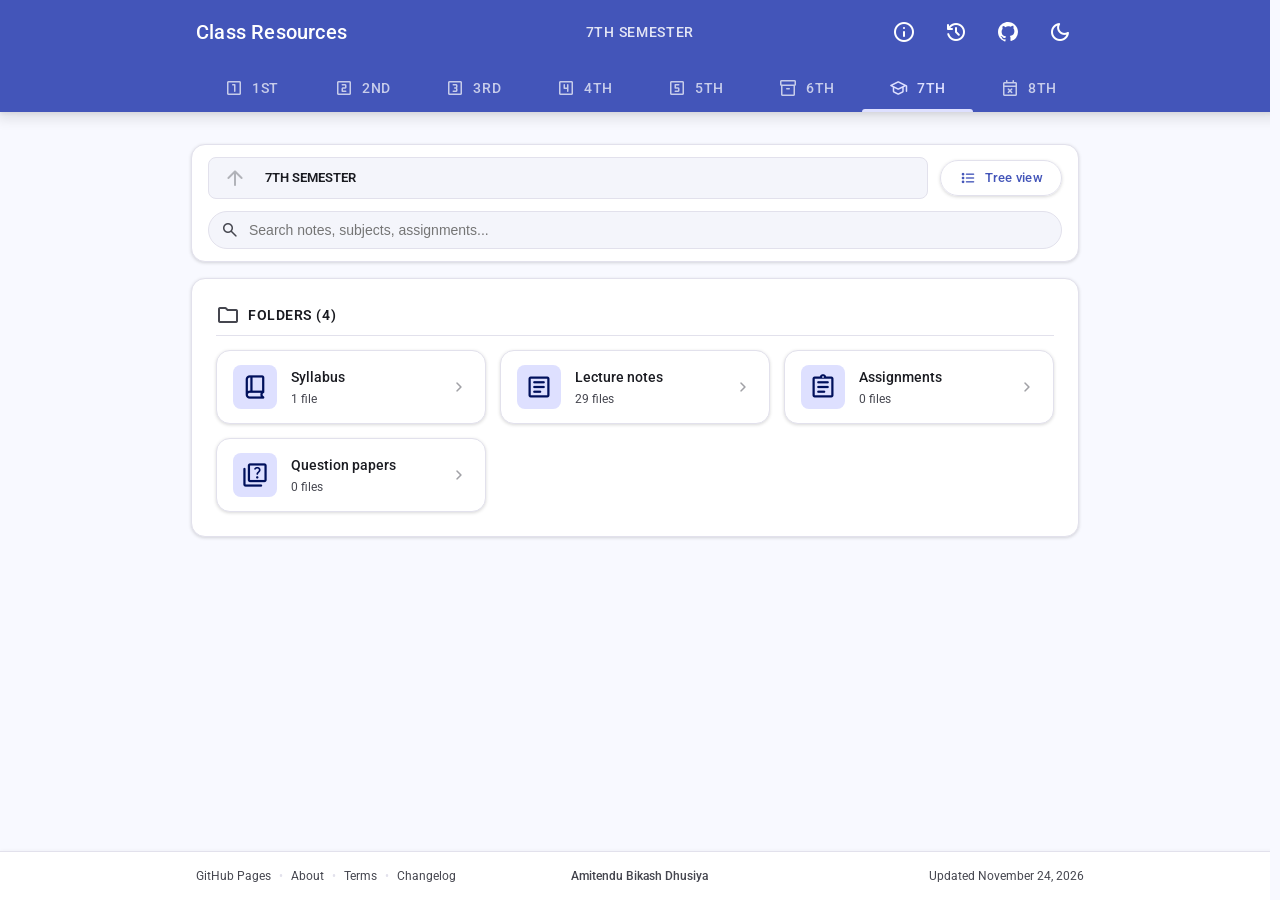
<file: index.html>
<!doctype html>
<html lang="en">
	<head>
		<meta charset="UTF-8" />
		<meta name="viewport" content="width=device-width, initial-scale=1.0" />
		<title>Class Resources</title>

		<link
			rel="apple-touch-icon"
			sizes="180x180"
			href="./favicon_io/apple-touch-icon.png" />
		<link
			rel="icon"
			type="image/png"
			sizes="32x32"
			href="./favicon_io/favicon-32x32.png" />
		<link
			rel="icon"
			type="image/png"
			sizes="16x16"
			href="./favicon_io/favicon-16x16.png" />
		<link rel="manifest" href="favicon_io/site.webmanifest" />

		<link rel="stylesheet" href="style.css?v=3.2" />
		<link rel="preconnect" href="https://fonts.googleapis.com" />
		<link rel="preconnect" href="https://fonts.gstatic.com" crossorigin />
		<link
			href="https://fonts.googleapis.com/css2?family=Roboto:wght@400;500&display=swap"
			rel="stylesheet" />
		<link
			href="https://fonts.googleapis.com/css2?family=Material+Symbols+Rounded:opsz,wght,FILL,GRAD@20..48,400,0,0&display=swap"
			rel="stylesheet" />

		<script src="vendor/jszip.min.js"></script>
		<script src="vendor/file-saver.min.js"></script>

		<script>
			// Set theme before paint to avoid a flash
			(function () {
				const saved = localStorage.getItem("theme");
				const dark = matchMedia("(prefers-color-scheme: dark)").matches;
				document.documentElement.dataset.theme =
					saved === "light" || saved === "dark"
						? saved
						: dark
							? "dark"
							: "light";
			})();
		</script>
	</head>
	<body>
		<header class="app-bar">
			<div class="container">
				<div class="toolbar">
					<div class="titles">
						<h1>Class Resources</h1>
					</div>
					<p class="semester-count" id="subtitle">7TH SEMESTER</p>
					<div class="toolbar-actions">
						<a
							class="icon-btn"
							href="about.html"
							aria-label="About this site"
							title="About">
							<span class="icon" aria-hidden="true">info</span>
						</a>
						<a
							class="icon-btn"
							href="changelog.html"
							aria-label="Open changelog"
							title="Changelog">
							<span class="icon" aria-hidden="true">history</span>
						</a>
						<a
							class="icon-btn"
							href="https://github.com/ShadowAmitendu/ClassResources"
							target="_blank"
							rel="noopener noreferrer"
							aria-label="Open GitHub repository">
							<span class="github-mark" aria-hidden="true">
								<svg
									viewBox="0 0 24 24"
									width="24"
									height="24"
									fill="currentColor">
									<path
										d="M12 2C6.477 2 2 6.477 2 12c0 4.42 2.865 8.166 6.839 9.489.5.092.682-.217.682-.482 0-.237-.009-.868-.013-1.703-2.782.604-3.369-1.342-3.369-1.342-.454-1.155-1.11-1.462-1.11-1.462-.908-.62.069-.608.069-.608 1.003.07 1.531 1.03 1.531 1.03.892 1.529 2.341 1.088 2.91.832.091-.647.35-1.088.636-1.338-2.22-.253-4.555-1.11-4.555-4.943 0-1.091.39-1.984 1.029-2.683-.103-.253-.446-1.272.098-2.65 0 0 .84-.269 2.75 1.025A9.564 9.564 0 0 1 12 6.344c.85.004 1.705.115 2.504.337 1.909-1.294 2.747-1.025 2.747-1.025.546 1.378.202 2.397.1 2.65.64.699 1.028 1.592 1.028 2.683 0 3.842-2.339 4.687-4.566 4.935.359.309.678.919.678 1.852 0 1.338-.012 2.419-.012 2.747 0 .268.18.579.688.481A10.001 10.001 0 0 0 22 12c0-5.523-4.477-10-10-10Z" />
								</svg>
							</span>
						</a>
						<button
							id="theme-toggle"
							class="icon-btn"
							aria-label="Toggle theme">
							<span class="icon">dark_mode</span>
						</button>
					</div>
				</div>

				<div class="tabs" role="tablist" aria-label="Semester">
					<button
						class="tab"
						data-sem="1st"
						role="tab"
						aria-selected="false"
						aria-controls="main-content">
						<span class="icon">looks_one</span><span>1st</span>
					</button>
					<button
						class="tab"
						data-sem="2nd"
						role="tab"
						aria-selected="false"
						aria-controls="main-content">
						<span class="icon">looks_two</span><span>2nd</span>
					</button>
					<button
						class="tab"
						data-sem="3rd"
						role="tab"
						aria-selected="false"
						aria-controls="main-content">
						<span class="icon">looks_3</span><span>3rd</span>
					</button>
					<button
						class="tab"
						data-sem="4th"
						role="tab"
						aria-selected="false"
						aria-controls="main-content">
						<span class="icon">looks_4</span><span>4th</span>
					</button>
					<button
						class="tab"
						data-sem="5th"
						role="tab"
						aria-selected="false"
						aria-controls="main-content">
						<span class="icon">looks_5</span><span>5th</span>
					</button>
					<button
						class="tab"
						data-sem="6th"
						role="tab"
						aria-selected="false"
						aria-controls="main-content">
						<span class="icon">inventory_2</span><span>6th</span>
					</button>
					<button
						class="tab active"
						data-sem="7th"
						role="tab"
						aria-selected="true"
						aria-controls="main-content">
						<span class="icon">school</span><span>7th</span>
					</button>
					<button
						class="tab"
						data-sem="8th"
						role="tab"
						aria-selected="false"
						aria-controls="main-content">
						<span class="icon">event_busy</span><span>8th</span>
					</button>
				</div>
				<div class="mobile-semester">
					<label for="semester-select">Semester</label>
					<select id="semester-select" aria-label="Select semester">
						<option value="1st">1ST SEMESTER</option>
						<option value="2nd">2ND SEMESTER</option>
						<option value="3rd">3RD SEMESTER</option>
						<option value="4th">4TH SEMESTER</option>
						<option value="5th">5TH SEMESTER</option>
						<option value="6th">6TH SEMESTER</option>
						<option value="7th" selected>7TH SEMESTER</option>
						<option value="8th">8TH SEMESTER</option>
					</select>
				</div>
			</div>
		</header>

		<main
			class="container"
			id="main-content"
			role="tabpanel"
			aria-live="polite">
			<div class="explorer-bar">
				<div class="explorer-nav-row">
					<div class="explorer-address-bar">
						<button
							id="explorer-up-btn"
							class="icon-btn-sm"
							title="Up to parent folder"
							aria-label="Up to parent folder">
							<span class="icon" aria-hidden="true">arrow_upward</span>
						</button>
						<nav
							class="explorer-breadcrumbs"
							id="breadcrumbs"
							aria-label="File path"></nav>
					</div>
					<div class="explorer-actions">
						<button
							id="toggle-all-folders"
							class="btn btn-outlined btn-sm"
							title="Expand or collapse all folders"
							aria-label="Expand all folders">
							<span class="icon" id="toggle-all-icon" aria-hidden="true">unfold_more</span>
							<span class="btn-text hide-sm" id="toggle-all-text">Expand all</span>
						</button>
						<button
							id="view-mode-toggle"
							class="btn btn-outlined btn-sm"
							title="Toggle between Tree List and Folder View"
							aria-label="Toggle Folder View">
							<span class="icon" id="view-mode-icon" aria-hidden="true">folder</span>
							<span class="btn-text hide-sm" id="view-mode-text">Folder view</span>
						</button>
					</div>
				</div>
				<div class="explorer-search">
					<span class="icon" aria-hidden="true">search</span>
					<input
						type="search"
						id="file-search"
						placeholder="Search notes, subjects, assignments..."
						aria-label="Search resources" />
				</div>
			</div>
			<div id="sections-container"></div>
		</main>

		<footer>
			<div class="container">
				<div class="footer-meta">
					<span class="footer-hosted">GitHub Pages</span>
					<span class="footer-sep">•</span>
					<a class="footer-link" href="about.html">About</a>
					<span class="footer-sep">•</span>
					<a class="footer-link" href="terms.html">Terms</a>
					<span class="footer-sep">•</span>
					<a class="footer-link" href="changelog.html">Changelog</a>
				</div>
				<div class="footer-center">
					<a
						class="footer-author"
						href="https://amitendu.me"
						target="_blank"
						rel="noopener noreferrer">
						Amitendu Bikash Dhusiya
					</a>
				</div>
				<div class="footer-right">
					<span class="footer-updated" id="updated"></span>
				</div>
			</div>
		</footer>

		<div class="snackbar" id="snackbar" role="status"></div>

		<script>
			const SECTIONS = [
				{ id: "syllabus", title: "Syllabus", icon: "book_2" },
				{ id: "notes", title: "Lecture notes", icon: "article" },
				{ id: "assignments", title: "Assignments", icon: "assignment" },
				{ id: "question-papers", title: "Question papers", icon: "quiz" },
			];
			const FILES = Object.fromEntries(
				["1st", "2nd", "3rd", "4th", "5th", "6th", "7th", "8th"].map(
					(semester) => [semester, `bca/data/${semester}.json`],
				),
			);
			const EXT_ICONS = {
				pdf: "picture_as_pdf",
				doc: "description",
				docx: "description",
				xls: "table_view",
				xlsx: "table_view",
				ppt: "slideshow",
				pptx: "slideshow",
				zip: "archive",
				rar: "archive",
				"7z": "archive",
				jpg: "image",
				jpeg: "image",
				png: "image",
				gif: "image",
				html: "code",
				css: "code",
				js: "code",
				py: "code",
				java: "code",
				c: "code",
				cpp: "code",
			};

			let currentSem = "7th";
			const $ = (id) => document.getElementById(id);
			const main = $("main-content");

			const icon = (name, cls = "") =>
				`<span class="icon ${cls}" aria-hidden="true">${name}</span>`;
			const esc = (s) =>
				String(s).replace(/[&<>"']/g, (c) => `&#${c.charCodeAt(0)};`);
			const iconFor = (name) =>
				EXT_ICONS[name.split(".").pop().toLowerCase()] || "draft";
			const flatten = (items) =>
				items.flatMap((i) =>
					i.type === "file" ? [i] : i.type === "dir" ? flatten(i.children) : [],
				);

			function toast(msg) {
				const el = $("snackbar");
				el.textContent = msg;
				el.classList.add("show");
				clearTimeout(toast.t);
				toast.t = setTimeout(() => el.classList.remove("show"), 3000);
			}

			/* ---------- Rendering ---------- */
			function renderItems(items) {
				return items
					.map((item) => {
						if (item.type === "file") {
							const ext = iconFor(item.name);
							const safeUrl = esc(item.url);
							return `<li><a class="row" href="${safeUrl}" target="_blank" rel="noopener noreferrer">
						${icon(ext, "file-icon " + ext)}<span class="name">${esc(item.name)}</span>${icon("download", "muted")}
					</a></li>`;
						}
						if (item.type === "dir") {
							return `<li class="folder">
						<button class="row folder-btn" aria-expanded="false">
							${icon("folder", "muted folder-icon")}<span class="name">${esc(item.name)}</span>
							<span class="badge">${flatten(item.children).length}</span>${icon("expand_more", "muted chevron")}
						</button>
						<div class="collapse"><ul>${renderItems(item.children)}</ul></div>
					</li>`;
						}
						return "";
					})
					.join("");
			}

			function renderSection(s, items) {
				const count = flatten(items).length;
				return `<section class="card${count ? "" : " empty-card"}" data-section="${s.id}">
				<div class="card-head">
					<span class="avatar">${icon(s.icon)}</span>
					<div class="grow"><h2>${s.title}</h2><span class="muted-text">${count} file${count === 1 ? "" : "s"}</span></div>
					${
						count
							? `<button class="btn download" data-id="${s.id}">${icon("download")}<span class="hide-sm">Download all</span></button>`
							: `<span class="empty-status">${icon("inbox", "empty-status-icon")}<span>Nothing here yet</span></span>`
					}
				</div>
				${count || items.length ? `<ul class="list">${renderItems(items)}</ul>` : ""}
			</section>`;
			}

			function renderNoticeBanner(sem, totalFiles) {
				if (sem === "8th") {
					return `<div class="card notice-banner notice-warning">
					<span class="notice-icon">${icon("event_busy")}</span>
					<div class="notice-body">
						<h3>8th Semester Syllabus Not Available</h3>
						<p>No syllabus has been given or announced by the university yet, so there is no way to curate or add 8th-semester resources at this time. Study materials will be added as soon as the official syllabus is published.</p>
						<div class="notice-actions">
							<a href="https://github.com/ShadowAmitendu/ClassResources/issues/new?template=resource-submission.yml" target="_blank" rel="noopener noreferrer" class="btn btn-outlined">
								${icon("notifications")} Got syllabus updates? Let us know
							</a>
						</div>
					</div>
				</div>`;
				}
				if (totalFiles === 0) {
					return `<div class="card notice-banner notice-info">
					<span class="notice-icon">${icon("construction")}</span>
					<div class="notice-body">
						<h3>Resources in Preparation</h3>
						<p>Content for ${sem.toUpperCase()} SEMESTER is going to be added later as files are collected, but without any guarantee of availability or specific timeline. Student contributions are always welcome!</p>
						<div class="notice-actions">
							<a href="https://github.com/ShadowAmitendu/ClassResources/issues/new?template=resource-submission.yml" target="_blank" rel="noopener noreferrer" class="btn btn-outlined">
								${icon("upload_file")} Contribute resources
							</a>
						</div>
					</div>
				</div>`;
				}
				return "";
			}

			const sectionsContainer = $("sections-container");
			let explorerPath = [];
			let currentView = localStorage.getItem("view-mode") || "folder";

			function initExplorerPath(sem, data) {
				const rootItems = SECTIONS.map((s) => ({
					type: "dir",
					name: s.title,
					id: s.id,
					isCategory: true,
					icon: s.icon,
					children: data[s.id] || [],
				}));
				explorerPath = [
					{
						name: `${sem.toUpperCase()} SEMESTER`,
						items: rootItems,
						isRoot: true,
					},
				];
			}

			function renderBreadcrumbs() {
				const bcEl = $("breadcrumbs");
				if (!bcEl) return;
				const upBtn = $("explorer-up-btn");
				const isRoot = explorerPath.length <= 1;
				if (upBtn) {
					upBtn.disabled = isRoot;
					upBtn.style.opacity = isRoot ? "0.3" : "1";
				}
				bcEl.innerHTML = explorerPath
					.map((level, idx) => {
						const isLast = idx === explorerPath.length - 1;
						return isLast
							? `<span class="fe-bc-current">${esc(level.name)}</span>`
							: `<button class="fe-bc-link" data-idx="${idx}">${esc(level.name)}</button><span class="fe-bc-sep">/</span>`;
					})
					.join("");
			}

			function renderFolderView() {
				renderBreadcrumbs();
				const currentLevel = explorerPath[explorerPath.length - 1];
				const items = currentLevel.items || [];
				const folders = items.filter((i) => i.type === "dir");
				const files = items.filter((i) => i.type === "file");

				let html = `<div class="card fe-container">`;

				if (folders.length === 0 && files.length === 0) {
					html += `<div class="fe-empty">
						${icon("folder_open", "fe-empty-icon")}
						<h3>Folder is empty</h3>
						<p>No materials or documents found in this directory.</p>
					</div>`;
				} else {
					if (folders.length > 0) {
						html += `<div class="fe-section">
							<div class="fe-section-header">
								<span class="icon">folder</span>
								<h4>Folders (${folders.length})</h4>
							</div>
							<div class="fe-grid">`;
						folders.forEach((f, idx) => {
							const fileCount = flatten(f.children || []).length;
							const fIcon = f.isCategory ? f.icon || "folder" : "folder";
							html += `
								<div class="fe-folder-card" data-findex="${idx}" tabindex="0" role="button" aria-label="Open folder ${esc(f.name)}">
									<div class="fe-folder-icon-wrap">
										<span class="icon fe-folder-icon">${fIcon}</span>
									</div>
									<div class="fe-item-info">
										<span class="fe-item-name" title="${esc(f.name)}">${esc(f.name)}</span>
										<span class="fe-item-sub">${fileCount} file${fileCount === 1 ? "" : "s"}</span>
									</div>
									<span class="icon fe-arrow-icon" aria-hidden="true">chevron_right</span>
								</div>`;
						});
						html += `</div></div>`;
					}

					if (files.length > 0) {
						html += `<div class="fe-section">
							<div class="fe-section-header">
								<span class="icon">draft</span>
								<h4>Files (${files.length})</h4>
							</div>
							<div class="fe-grid">`;
						files.forEach((f) => {
							const ext = iconFor(f.name);
							const extLabel = f.name.split(".").pop().toUpperCase();
							const safeUrl = esc(f.url);
							html += `
								<a class="fe-file-card" href="${safeUrl}" target="_blank" rel="noopener noreferrer" title="${esc(f.name)}">
									<div class="fe-file-icon-wrap">
										<span class="icon fe-file-icon ${ext}">${ext}</span>
										<span class="fe-ext-badge ${ext}">${extLabel}</span>
									</div>
									<span class="fe-item-name">${esc(f.name)}</span>
									<div class="fe-file-footer">
										<span class="fe-file-hint">Open file</span>
										<span class="fe-download-btn">${icon("download")}</span>
									</div>
								</a>`;
						});
						html += `</div></div>`;
					}
				}

				html += `</div>`;
				sectionsContainer.innerHTML = html;
			}

			function renderTreeView(data) {
				const totalFiles = SECTIONS.reduce(
					(acc, s) => acc + flatten(data[s.id] || []).length,
					0,
				);
				$("breadcrumbs").innerHTML = `<span class="fe-bc-current">${currentSem.toUpperCase()} SEMESTER (Tree View)</span>`;
				const upBtn = $("explorer-up-btn");
				if (upBtn) {
					upBtn.disabled = true;
					upBtn.style.opacity = "0.3";
				}
				sectionsContainer.innerHTML =
					SECTIONS.map((s) => renderSection(s, data[s.id] || [])).join("") +
					renderNoticeBanner(currentSem, totalFiles);
			}

			function applyViewMode(mode) {
				currentView = mode;
				localStorage.setItem("view-mode", mode);
				const isFolder = mode === "folder";
				main.classList.toggle("view-folder", isFolder);
				$("view-mode-icon").textContent = isFolder
					? "format_list_bulleted"
					: "folder";
				$("view-mode-text").textContent = isFolder
					? "Tree view"
					: "Folder view";
				$("view-mode-toggle").setAttribute(
					"title",
					isFolder ? "Switch to Tree List View" : "Switch to Folder View",
				);
				$("toggle-all-folders").style.display = isFolder ? "none" : "";

				if (!main._data) return;
				if (isFolder) {
					renderFolderView();
				} else {
					renderTreeView(main._data);
				}
			}

			applyViewMode(currentView);

			$("view-mode-toggle").addEventListener("click", () => {
				applyViewMode(currentView === "folder" ? "list" : "folder");
			});

			$("explorer-up-btn").addEventListener("click", () => {
				if (explorerPath.length > 1) {
					explorerPath.pop();
					renderFolderView();
				}
			});

			$("breadcrumbs").addEventListener("click", (e) => {
				const btn = e.target.closest(".fe-bc-link");
				if (btn) {
					const idx = parseInt(btn.dataset.idx, 10);
					explorerPath = explorerPath.slice(0, idx + 1);
					renderFolderView();
				}
			});

			sectionsContainer.addEventListener("click", (e) => {
				const folderCard = e.target.closest(".fe-folder-card");
				if (folderCard) {
					const idx = parseInt(folderCard.dataset.findex, 10);
					const currentLevel = explorerPath[explorerPath.length - 1];
					const folders = (currentLevel.items || []).filter(
						(i) => i.type === "dir",
					);
					const chosen = folders[idx];
					if (chosen) {
						explorerPath.push({
							name: chosen.name,
							items: chosen.children || [],
							id: chosen.id,
						});
						renderFolderView();
						$("file-search").value = "";
					}
					return;
				}
			});

			sectionsContainer.addEventListener("keydown", (e) => {
				if (e.key === "Enter" || e.key === " ") {
					const card = document.activeElement.closest(".fe-folder-card");
					if (card) {
						e.preventDefault();
						card.click();
					}
				}
			});

			let allExpanded = false;
			$("toggle-all-folders").addEventListener("click", () => {
				allExpanded = !allExpanded;
				document.querySelectorAll(".folder").forEach((f) => {
					f.classList.toggle("open", allExpanded);
					const btn = f.querySelector(":scope > .folder-btn");
					if (btn) {
						btn.setAttribute("aria-expanded", allExpanded);
						const ic = btn.querySelector(".folder-icon");
						if (ic) ic.textContent = allExpanded ? "folder_open" : "folder";
					}
				});
				$("toggle-all-icon").textContent = allExpanded
					? "unfold_less"
					: "unfold_more";
				$("toggle-all-text").textContent = allExpanded
					? "Collapse all"
					: "Expand all";
			});

			$("file-search").addEventListener("input", (e) => {
				const query = e.target.value.trim().toLowerCase();
				if (currentView === "folder") {
					if (!query) {
						renderFolderView();
						return;
					}
					const allFiles = [];
					function collectFiles(items, pathName) {
						(items || []).forEach((item) => {
							if (item.type === "file") {
								allFiles.push({ ...item, pathName });
							} else if (item.type === "dir") {
								collectFiles(item.children || [], `${pathName} / ${item.name}`);
							}
						});
					}
					SECTIONS.forEach((s) => {
						collectFiles(main._data[s.id] || [], s.title);
					});
					const matches = allFiles.filter((f) =>
						f.name.toLowerCase().includes(query),
					);
					let html = `<div class="card fe-container">
						<div class="fe-section-header">
							<span class="icon">search</span>
							<h4>Search Results (${matches.length})</h4>
						</div>`;
					if (!matches.length) {
						html += `<div class="fe-empty">
							${icon("search_off", "fe-empty-icon")}
							<h3>No matches found</h3>
							<p>No resources found matching "${esc(query)}"</p>
						</div>`;
					} else {
						html += `<div class="fe-grid">`;
						matches.forEach((f) => {
							const ext = iconFor(f.name);
							const extLabel = f.name.split(".").pop().toUpperCase();
							html += `
								<a class="fe-file-card" href="${esc(f.url)}" target="_blank" rel="noopener noreferrer" title="${esc(f.name)}">
									<div class="fe-file-icon-wrap">
										<span class="icon fe-file-icon ${ext}">${ext}</span>
										<span class="fe-ext-badge ${ext}">${extLabel}</span>
									</div>
									<span class="fe-item-name">${esc(f.name)}</span>
									<span class="fe-item-sub">${esc(f.pathName)}</span>
									<div class="fe-file-footer">
										<span class="fe-file-hint">Open file</span>
										<span class="fe-download-btn">${icon("download")}</span>
									</div>
								</a>`;
						});
						html += `</div>`;
					}
					html += `</div>`;
					sectionsContainer.innerHTML = html;
				} else {
					const sections = document.querySelectorAll(
						"#sections-container section.card",
					);
					sections.forEach((sec) => {
						const rows = sec.querySelectorAll(".list li");
						let visibleCount = 0;
						if (!query) {
							rows.forEach((li) => (li.style.display = ""));
							sec.style.display = "";
							return;
						}
						rows.forEach((li) => {
							const nameEl = li.querySelector(".name");
							const name = nameEl ? nameEl.textContent.toLowerCase() : "";
							const matches = name.includes(query);
							if (matches) {
								li.style.display = "";
								visibleCount++;
								let p = li.parentElement.closest(".folder");
								while (p) {
									p.classList.add("open");
									p.style.display = "";
									const btn = p.querySelector(":scope > .folder-btn");
									if (btn) {
										btn.setAttribute("aria-expanded", "true");
										const ic = btn.querySelector(".folder-icon");
										if (ic) ic.textContent = "folder_open";
									}
									p = p.parentElement.closest(".folder");
								}
							} else if (!li.classList.contains("folder")) {
								li.style.display = "none";
							}
						});
						sec.style.display = visibleCount > 0 ? "" : "none";
					});
				}
			});

			async function load(sem) {
				sectionsContainer.innerHTML = SECTIONS.map(
					() => `<div class="card skeleton"></div>`,
				).join("");
				$("file-search").value = "";
				allExpanded = false;
				$("toggle-all-icon").textContent = "unfold_more";
				$("toggle-all-text").textContent = "Expand all";

				try {
					const res = await fetch(`${FILES[sem]}?t=${Date.now()}`);
					if (!res.ok) {
						sectionsContainer.innerHTML = renderNoticeBanner(sem, 0);
						$("updated").textContent = "";
						return;
					}
					const data = await res.json();
					main._data = data;
					initExplorerPath(sem, data);

					const totalFiles = SECTIONS.reduce(
						(acc, s) => acc + flatten(data[s.id] || []).length,
						0,
					);

					$("updated").textContent = data.metadata?.lastUpdated
						? `Updated ${data.metadata.lastUpdated}`
						: "";

					if (currentView === "folder") {
						renderFolderView();
					} else {
						renderTreeView(data);
					}
				} catch (e) {
					console.error(e);
					sectionsContainer.innerHTML = `<div class="card error">${icon("warning")}<h3>Error loading files</h3>
					<p>Make sure you ran <b>generate.py</b> before uploading.</p></div>`;
				}
			}

			/* ---------- Events (delegated) ---------- */
			main.addEventListener("click", (e) => {
				const folder = e.target.closest(".folder-btn");
				if (folder) {
					const li = folder.parentElement;
					const open = li.classList.toggle("open");
					folder.setAttribute("aria-expanded", open);
					folder.querySelector(".folder-icon").textContent = open
						? "folder_open"
						: "folder";
					return;
				}
				const dl = e.target.closest(".download");
				if (dl) downloadAll(dl);
			});

			document.querySelector(".tabs").addEventListener("click", (e) => {
				const tab = e.target.closest(".tab");
				if (!tab || tab.dataset.sem === currentSem) return;
				currentSem = tab.dataset.sem;
				document.querySelectorAll(".tab").forEach((t) => {
					const on = t === tab;
					t.classList.toggle("active", on);
					t.setAttribute("aria-selected", on);
				});
				$("subtitle").textContent = `${currentSem} SEMESTER`.toUpperCase();
				load(currentSem);
			});

			document
				.querySelector("#semester-select")
				.addEventListener("change", (e) => {
					currentSem = e.target.value;
					document.querySelectorAll(".tab").forEach((tab) => {
						const active = tab.dataset.sem === currentSem;
						tab.classList.toggle("active", active);
						tab.setAttribute("aria-selected", active);
					});
					$("subtitle").textContent = `${currentSem} SEMESTER`.toUpperCase();
					load(currentSem);
				});

			/* ---------- Bulk download ---------- */
			async function downloadAll(btn) {
				const id = btn.dataset.id;
				const files = flatten(main._data[id] || []);
				if (!files.length) return toast("Nothing to download");

				const original = btn.innerHTML;
				btn.disabled = true;
				btn.innerHTML = `${icon("sync", "spin")}<span class="hide-sm">Zipping…</span>`;
				try {
					const zip = new JSZip();
					await Promise.all(
						files.map(async (f) => {
							try {
								const blob = await (await fetch(f.path)).blob();
								const parts = f.path.split("/");
								const semesterIndex = parts.indexOf("semesters");
								if (semesterIndex < 0) throw new Error("Invalid resource path");
								const archivePath = parts.slice(semesterIndex + 2).join("/");
								if (!archivePath) throw new Error("Invalid archive path");
								zip.file(archivePath, blob);
							} catch {
								console.error("Skipped:", f.name);
							}
						}),
					);
					saveAs(
						await zip.generateAsync({ type: "blob" }),
						`${id}_${currentSem}_sem.zip`,
					);
					toast("Download ready");
				} catch (e) {
					console.error(e);
					toast("Error zipping files");
				}
				btn.innerHTML = original;
				btn.disabled = false;
			}

			/* ---------- Theme ---------- */
			const themeBtn = $("theme-toggle");
			const syncThemeIcon = () => {
				themeBtn.firstElementChild.textContent =
					document.documentElement.dataset.theme === "dark"
						? "light_mode"
						: "dark_mode";
			};
			function setTheme(next) {
				document.documentElement.dataset.theme = next;
				localStorage.setItem("theme", next);
				syncThemeIcon();
			}
			themeBtn.addEventListener("click", (event) => {
				const next =
					document.documentElement.dataset.theme === "dark" ? "light" : "dark";
				const reduce = matchMedia("(prefers-reduced-motion: reduce)").matches;
				if (!document.startViewTransition || reduce) return setTheme(next);

				// Compute ripple origin at click coordinate or center of toggle button
				const r = themeBtn.getBoundingClientRect();
				const x = event.clientX || r.left + r.width / 2;
				const y = event.clientY || r.top + r.height / 2;
				const maxRadius = Math.hypot(
					Math.max(x, window.innerWidth - x),
					Math.max(y, window.innerHeight - y),
				);

				themeBtn.classList.add("theme-switching");

				const transition = document.startViewTransition(() => {
					setTheme(next);
				});

				transition.ready
					.then(() => {
						const anim = document.documentElement.animate(
							{
								clipPath: [
									`circle(0px at ${x}px ${y}px)`,
									`circle(${maxRadius}px at ${x}px ${y}px)`,
								],
							},
							{
								duration: 650,
								easing: "cubic-bezier(0.16, 1, 0.3, 1)",
								fill: "forwards",
								pseudoElement: "::view-transition-new(root)",
							},
						);
						return anim.finished;
					})
					.catch(() => {})
					.finally(() => {
						themeBtn.classList.remove("theme-switching");
					});
			});
			syncThemeIcon();
			load(currentSem);
		</script>
	</body>
</html>
</file>
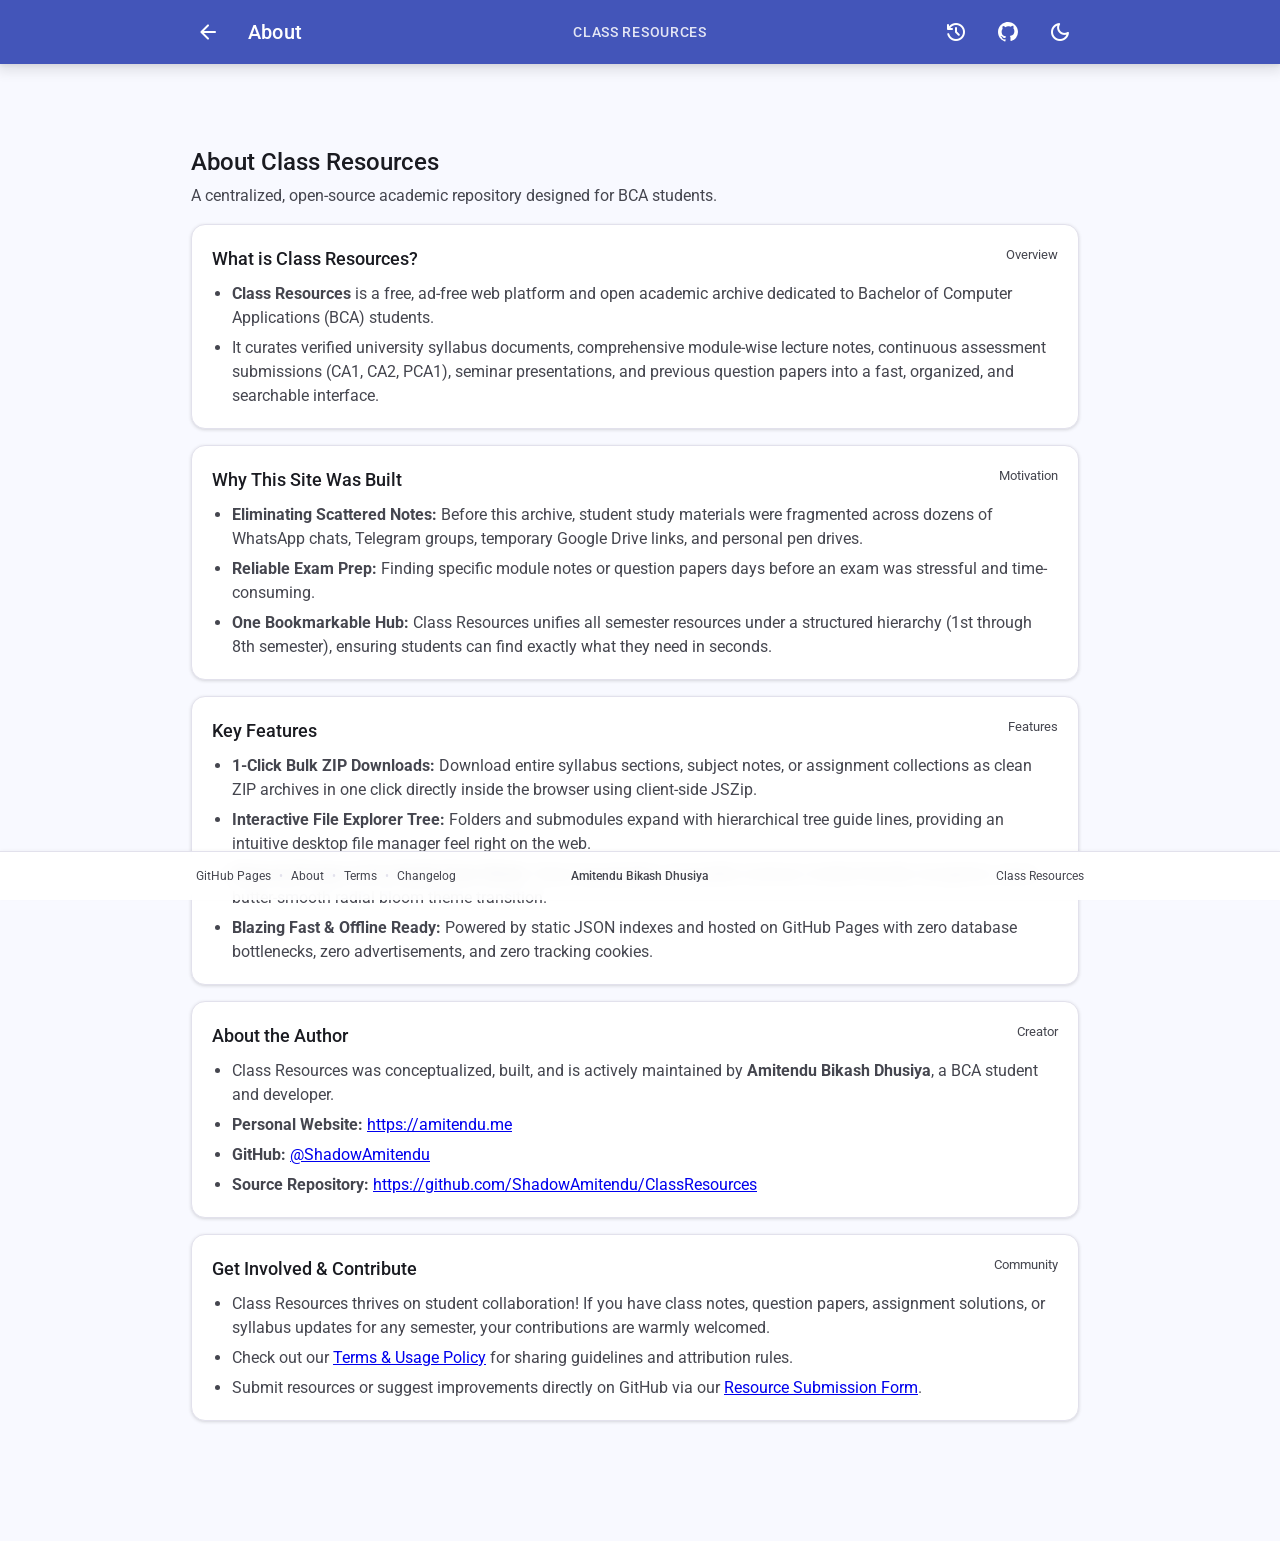
<file: about.html>
<!doctype html>
<html lang="en">
	<head>
		<meta charset="UTF-8" />
		<meta name="viewport" content="width=device-width, initial-scale=1.0" />
		<title>About - Class Resources</title>
		<link
			rel="icon"
			type="image/png"
			sizes="32x32"
			href="favicon_io/favicon-32x32.png" />
		<link rel="stylesheet" href="style.css?v=3.2" />
		<link rel="preconnect" href="https://fonts.googleapis.com" />
		<link rel="preconnect" href="https://fonts.gstatic.com" crossorigin />
		<link
			href="https://fonts.googleapis.com/css2?family=Roboto:wght@400;500;700&display=swap"
			rel="stylesheet" />
		<link
			href="https://fonts.googleapis.com/css2?family=Material+Symbols+Rounded:opsz,wght,FILL,GRAD@20..48,400,0,0&display=swap"
			rel="stylesheet" />
		<script>
			(function () {
				const saved = localStorage.getItem("theme");
				const dark = matchMedia("(prefers-color-scheme: dark)").matches;
				document.documentElement.dataset.theme =
					saved === "light" || saved === "dark"
						? saved
						: dark
							? "dark"
							: "light";
			})();
		</script>
	</head>
	<body>
		<header class="app-bar">
			<div class="container">
				<div class="toolbar">
					<a
						class="icon-btn"
						href="index.html"
						aria-label="Back to resources"
						title="Back to resources">
						<span class="icon" aria-hidden="true">arrow_back</span>
					</a>
					<div class="titles">
						<h1>About</h1>
					</div>
					<p class="semester-count">Class Resources</p>
					<div class="toolbar-actions">
						<a
							class="icon-btn"
							href="changelog.html"
							aria-label="Open changelog"
							title="Changelog">
							<span class="icon" aria-hidden="true">history</span>
						</a>
						<a
							class="icon-btn"
							href="https://github.com/ShadowAmitendu/ClassResources"
							target="_blank"
							rel="noopener noreferrer"
							aria-label="Open GitHub repository"
							title="GitHub Repository">
							<span class="github-mark" aria-hidden="true">
								<svg
									viewBox="0 0 24 24"
									width="24"
									height="24"
									fill="currentColor">
									<path
										d="M12 2C6.477 2 2 6.477 2 12c0 4.42 2.865 8.166 6.839 9.489.5.092.682-.217.682-.482 0-.237-.009-.868-.013-1.703-2.782.604-3.369-1.342-3.369-1.342-.454-1.155-1.11-1.462-1.11-1.462-.908-.62.069-.608.069-.608 1.003.07 1.531 1.03 1.531 1.03.892 1.529 2.341 1.088 2.91.832.091-.647.35-1.088.636-1.338-2.22-.253-4.555-1.11-4.555-4.943 0-1.091.39-1.984 1.029-2.683-.103-.253-.446-1.272.098-2.65 0 0 .84-.269 2.75 1.025A9.564 9.564 0 0 1 12 6.344c.85.004 1.705.115 2.504.337 1.909-1.294 2.747-1.025 2.747-1.025.546 1.378.202 2.397.1 2.65.64.699 1.028 1.592 1.028 2.683 0 3.842-2.339 4.687-4.566 4.935.359.309.678.919.678 1.852 0 1.338-.012 2.419-.012 2.747 0 .268.18.579.688.481A10.001 10.001 0 0 0 22 12c0-5.523-4.477-10-10-10Z" />
								</svg>
							</span>
						</a>
						<button
							id="theme-toggle"
							class="icon-btn"
							aria-label="Toggle theme">
							<span class="icon" aria-hidden="true">dark_mode</span>
						</button>
					</div>
				</div>
			</div>
		</header>

		<main class="container changelog-main">
			<div class="changelog-header">
				<h1>About Class Resources</h1>
				<p>
					A centralized, open-source academic repository designed for BCA students.
				</p>
			</div>

			<div class="changelog-list">
				<article class="changelog-entry">
					<div class="changelog-entry-head">
						<h2>What is Class Resources?</h2>
						<span class="changelog-date">Overview</span>
					</div>
					<ul>
						<li>
							<strong>Class Resources</strong> is a free, ad-free web platform and open academic archive dedicated to Bachelor of Computer Applications (BCA) students.
						</li>
						<li>
							It curates verified university syllabus documents, comprehensive module-wise lecture notes, continuous assessment submissions (CA1, CA2, PCA1), seminar presentations, and previous question papers into a fast, organized, and searchable interface.
						</li>
					</ul>
				</article>

				<article class="changelog-entry">
					<div class="changelog-entry-head">
						<h2>Why This Site Was Built</h2>
						<span class="changelog-date">Motivation</span>
					</div>
					<ul>
						<li>
							<strong>Eliminating Scattered Notes:</strong> Before this archive, student study materials were fragmented across dozens of WhatsApp chats, Telegram groups, temporary Google Drive links, and personal pen drives.
						</li>
						<li>
							<strong>Reliable Exam Prep:</strong> Finding specific module notes or question papers days before an exam was stressful and time-consuming.
						</li>
						<li>
							<strong>One Bookmarkable Hub:</strong> Class Resources unifies all semester resources under a structured hierarchy (1st through 8th semester), ensuring students can find exactly what they need in seconds.
						</li>
					</ul>
				</article>

				<article class="changelog-entry">
					<div class="changelog-entry-head">
						<h2>Key Features</h2>
						<span class="changelog-date">Features</span>
					</div>
					<ul>
						<li>
							<strong>1-Click Bulk ZIP Downloads:</strong> Download entire syllabus sections, subject notes, or assignment collections as clean ZIP archives in one click directly inside the browser using client-side JSZip.
						</li>
						<li>
							<strong>Interactive File Explorer Tree:</strong> Folders and submodules expand with hierarchical tree guide lines, providing an intuitive desktop file manager feel right on the web.
						</li>
						<li>
							<strong>Material Design 2 UI &amp; Radial Dark Mode:</strong> Clean typography, accessible contrast, mobile-friendly navigation, and a butter-smooth radial bloom theme transition.
						</li>
						<li>
							<strong>Blazing Fast &amp; Offline Ready:</strong> Powered by static JSON indexes and hosted on GitHub Pages with zero database bottlenecks, zero advertisements, and zero tracking cookies.
						</li>
					</ul>
				</article>

				<article class="changelog-entry">
					<div class="changelog-entry-head">
						<h2>About the Author</h2>
						<span class="changelog-date">Creator</span>
					</div>
					<ul>
						<li>
							Class Resources was conceptualized, built, and is actively maintained by <strong>Amitendu Bikash Dhusiya</strong>, a BCA student and developer.
						</li>
						<li>
							<strong>Personal Website:</strong>
							<a href="https://amitendu.me" target="_blank" rel="noopener noreferrer">https://amitendu.me</a>
						</li>
						<li>
							<strong>GitHub:</strong>
							<a href="https://github.com/ShadowAmitendu" target="_blank" rel="noopener noreferrer">@ShadowAmitendu</a>
						</li>
						<li>
							<strong>Source Repository:</strong>
							<a href="https://github.com/ShadowAmitendu/ClassResources" target="_blank" rel="noopener noreferrer">https://github.com/ShadowAmitendu/ClassResources</a>
						</li>
					</ul>
				</article>

				<article class="changelog-entry">
					<div class="changelog-entry-head">
						<h2>Get Involved &amp; Contribute</h2>
						<span class="changelog-date">Community</span>
					</div>
					<ul>
						<li>
							Class Resources thrives on student collaboration! If you have class notes, question papers, assignment solutions, or syllabus updates for any semester, your contributions are warmly welcomed.
						</li>
						<li>
							Check out our <a href="terms.html">Terms &amp; Usage Policy</a> for sharing guidelines and attribution rules.
						</li>
						<li>
							Submit resources or suggest improvements directly on GitHub via our
							<a href="https://github.com/ShadowAmitendu/ClassResources/issues/new?template=resource-submission.yml" target="_blank" rel="noopener noreferrer">Resource Submission Form</a>.
						</li>
					</ul>
				</article>
			</div>
		</main>

		<footer>
			<div class="container">
				<div class="footer-meta">
					<span class="footer-hosted">GitHub Pages</span>
					<span class="footer-sep">•</span>
					<a class="footer-link" href="about.html">About</a>
					<span class="footer-sep">•</span>
					<a class="footer-link" href="terms.html">Terms</a>
					<span class="footer-sep">•</span>
					<a class="footer-link" href="changelog.html">Changelog</a>
				</div>
				<div class="footer-center">
					<a
						class="footer-author"
						href="https://amitendu.me"
						target="_blank"
						rel="noopener noreferrer">
						Amitendu Bikash Dhusiya
					</a>
				</div>
				<div class="footer-right">
					<span class="footer-updated">Class Resources</span>
				</div>
			</div>
		</footer>

		<script>
			const themeToggle = document.getElementById("theme-toggle");
			const themeIcon = themeToggle.querySelector(".icon");

			function syncTheme() {
				const dark = document.documentElement.dataset.theme === "dark";
				themeIcon.textContent = dark ? "light_mode" : "dark_mode";
			}

			function setTheme(next) {
				document.documentElement.dataset.theme = next;
				localStorage.setItem("theme", next);
				syncTheme();
			}

			themeToggle.addEventListener("click", (event) => {
				const next =
					document.documentElement.dataset.theme === "dark" ? "light" : "dark";
				const reduce = matchMedia("(prefers-reduced-motion: reduce)").matches;
				if (!document.startViewTransition || reduce) return setTheme(next);

				const r = themeToggle.getBoundingClientRect();
				const x = event.clientX || r.left + r.width / 2;
				const y = event.clientY || r.top + r.height / 2;
				const maxRadius = Math.hypot(
					Math.max(x, window.innerWidth - x),
					Math.max(y, window.innerHeight - y),
				);

				themeToggle.classList.add("theme-switching");

				const transition = document.startViewTransition(() => {
					setTheme(next);
				});

				transition.ready
					.then(() => {
						const anim = document.documentElement.animate(
							{
								clipPath: [
									`circle(0px at ${x}px ${y}px)`,
									`circle(${maxRadius}px at ${x}px ${y}px)`,
								],
							},
							{
								duration: 650,
								easing: "cubic-bezier(0.16, 1, 0.3, 1)",
								fill: "forwards",
								pseudoElement: "::view-transition-new(root)",
							},
						);
						return anim.finished;
					})
					.catch(() => {})
					.finally(() => {
						themeToggle.classList.remove("theme-switching");
					});
			});

			syncTheme();
		</script>
	</body>
</html>
</file>
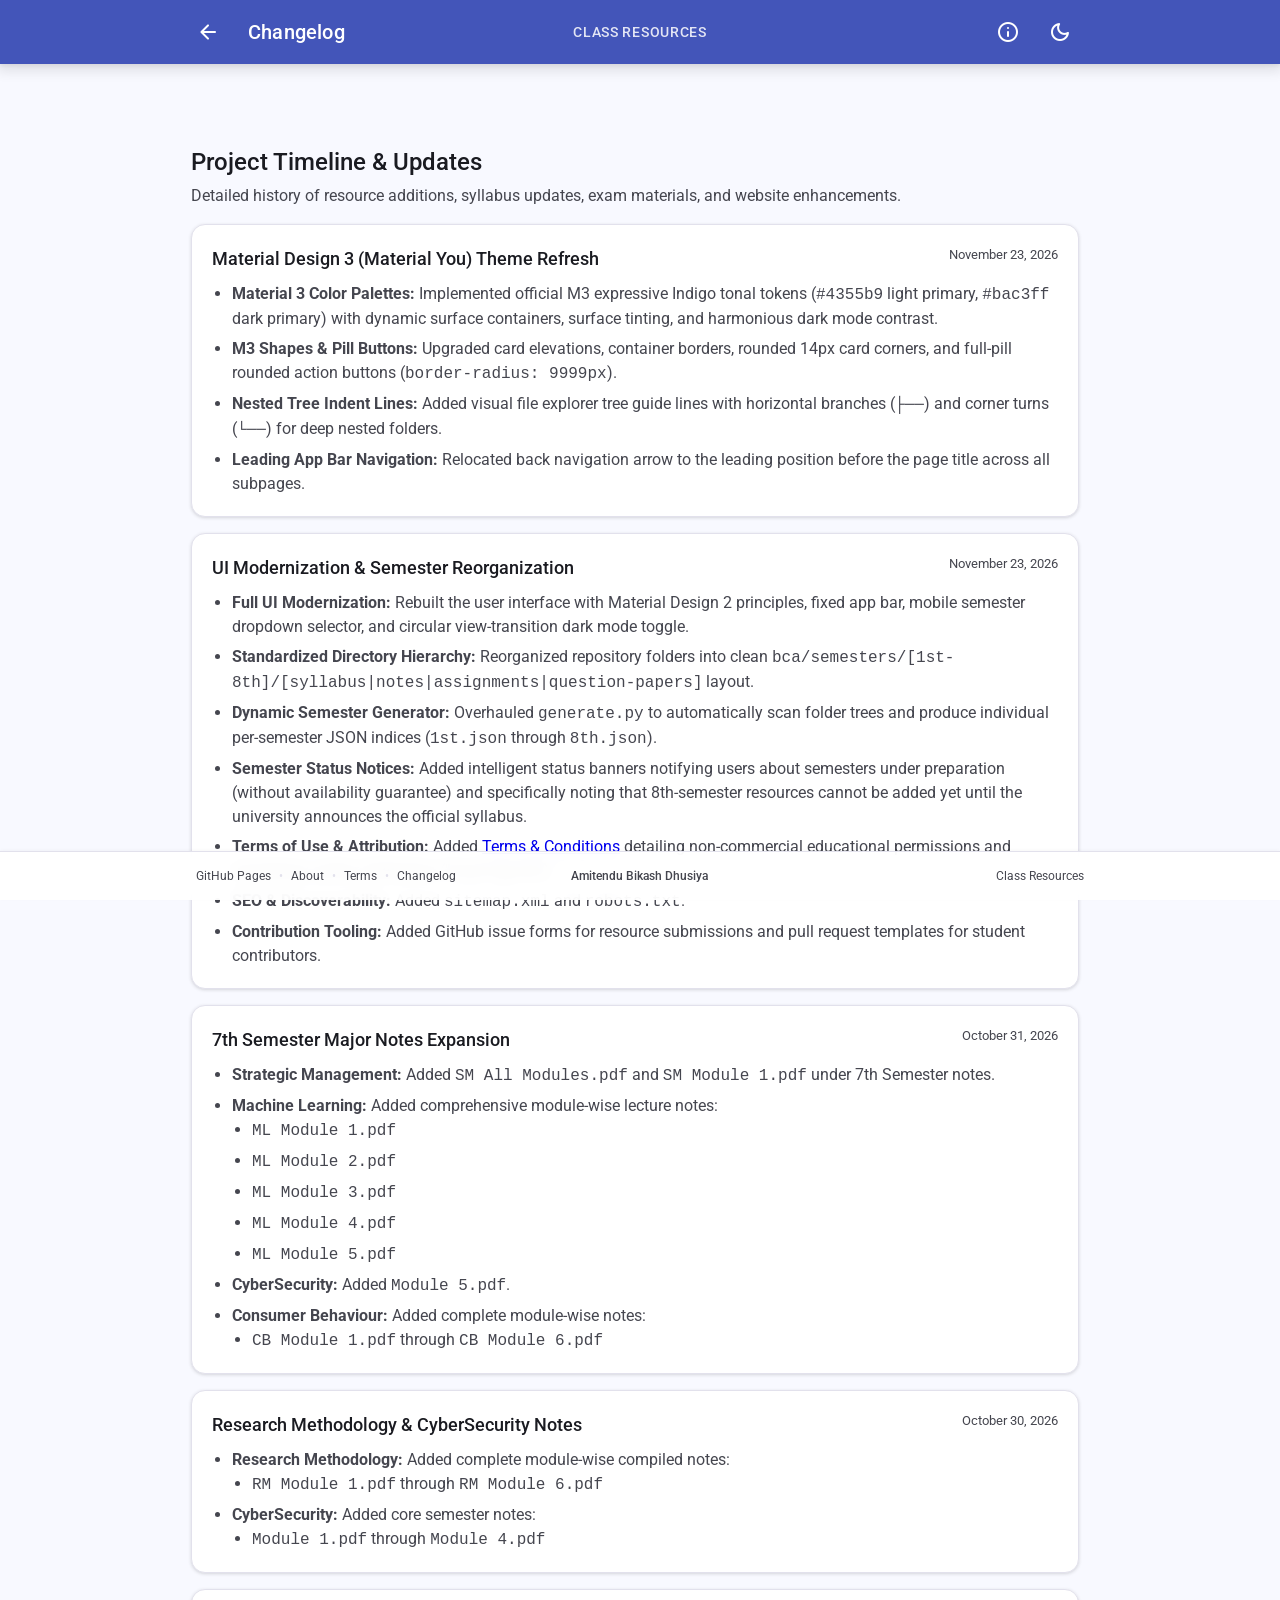
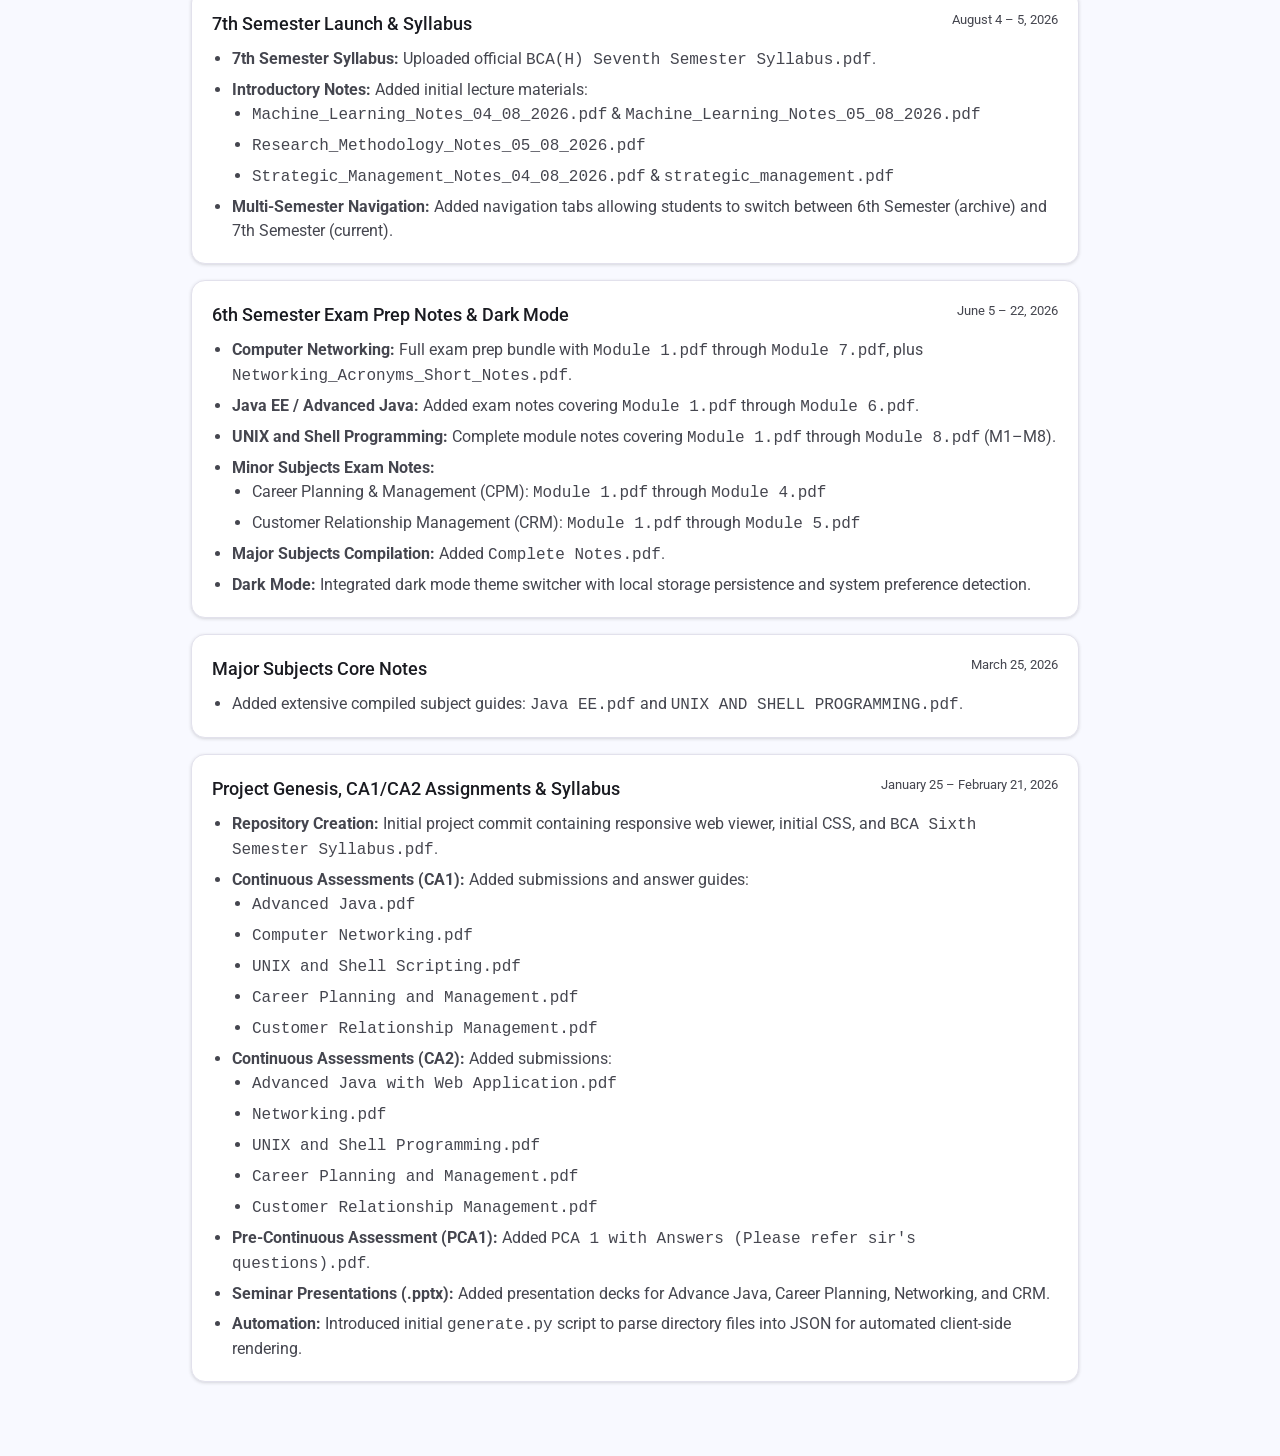
<file: changelog.html>
<!doctype html>
<html lang="en">
	<head>
		<meta charset="UTF-8" />
		<meta name="viewport" content="width=device-width, initial-scale=1.0" />
		<title>Changelog - Class Resources</title>
		<link
			rel="icon"
			type="image/png"
			sizes="32x32"
			href="favicon_io/favicon-32x32.png" />
		<link rel="stylesheet" href="style.css?v=3.2" />
		<link rel="preconnect" href="https://fonts.googleapis.com" />
		<link rel="preconnect" href="https://fonts.gstatic.com" crossorigin />
		<link
			href="https://fonts.googleapis.com/css2?family=Roboto:wght@400;500&display=swap"
			rel="stylesheet" />
		<link
			href="https://fonts.googleapis.com/css2?family=Material+Symbols+Rounded:opsz,wght,FILL,GRAD@20..48,400,0,0&display=swap"
			rel="stylesheet" />
		<script>
			(function () {
				const saved = localStorage.getItem("theme");
				const dark = matchMedia("(prefers-color-scheme: dark)").matches;
				document.documentElement.dataset.theme =
					saved === "light" || saved === "dark"
						? saved
						: dark
							? "dark"
							: "light";
			})();
		</script>
	</head>
	<body>
		<header class="app-bar">
			<div class="container">
				<div class="toolbar">
					<a
						class="icon-btn"
						href="index.html"
						aria-label="Back to resources"
						title="Back to resources">
						<span class="icon" aria-hidden="true">arrow_back</span>
					</a>
					<div class="titles">
						<h1>Changelog</h1>
					</div>
					<p class="semester-count">Class Resources</p>
					<div class="toolbar-actions">
						<a
							class="icon-btn"
							href="about.html"
							aria-label="About this site"
							title="About">
							<span class="icon" aria-hidden="true">info</span>
						</a>
						<button
							id="theme-toggle"
							class="icon-btn"
							aria-label="Toggle theme">
							<span class="icon" aria-hidden="true">dark_mode</span>
						</button>
					</div>
				</div>
			</div>
		</header>

		<main class="container changelog-main">
			<div class="changelog-header">
				<h1>Project Timeline & Updates</h1>
				<p>
					Detailed history of resource additions, syllabus updates, exam materials, and website enhancements.
				</p>
			</div>

			<div class="changelog-list">
				<article class="changelog-entry">
					<div class="changelog-entry-head">
						<h2>Material Design 3 (Material You) Theme Refresh</h2>
						<time class="changelog-date" datetime="2026-11-23">November 23, 2026</time>
					</div>
					<ul>
						<li>
							<strong>Material 3 Color Palettes:</strong> Implemented official M3 expressive Indigo tonal tokens (<code>#4355b9</code> light primary, <code>#bac3ff</code> dark primary) with dynamic surface containers, surface tinting, and harmonious dark mode contrast.
						</li>
						<li>
							<strong>M3 Shapes & Pill Buttons:</strong> Upgraded card elevations, container borders, rounded 14px card corners, and full-pill rounded action buttons (<code>border-radius: 9999px</code>).
						</li>
						<li>
							<strong>Nested Tree Indent Lines:</strong> Added visual file explorer tree guide lines with horizontal branches (<code>├──</code>) and corner turns (<code>└──</code>) for deep nested folders.
						</li>
						<li>
							<strong>Leading App Bar Navigation:</strong> Relocated back navigation arrow to the leading position before the page title across all subpages.
						</li>
					</ul>
				</article>

				<article class="changelog-entry">
					<div class="changelog-entry-head">
						<h2>UI Modernization & Semester Reorganization</h2>
						<time class="changelog-date" datetime="2026-11-23">November 23, 2026</time>
					</div>
					<ul>
						<li>
							<strong>Full UI Modernization:</strong> Rebuilt the user interface with Material Design 2 principles, fixed app bar, mobile semester dropdown selector, and circular view-transition dark mode toggle.
						</li>
						<li>
							<strong>Standardized Directory Hierarchy:</strong> Reorganized repository folders into clean <code>bca/semesters/[1st-8th]/[syllabus|notes|assignments|question-papers]</code> layout.
						</li>
						<li>
							<strong>Dynamic Semester Generator:</strong> Overhauled <code>generate.py</code> to automatically scan folder trees and produce individual per-semester JSON indices (<code>1st.json</code> through <code>8th.json</code>).
						</li>
						<li>
							<strong>Semester Status Notices:</strong> Added intelligent status banners notifying users about semesters under preparation (without availability guarantee) and specifically noting that 8th-semester resources cannot be added yet until the university announces the official syllabus.
						</li>
						<li>
							<strong>Terms of Use & Attribution:</strong> Added <a href="terms.html">Terms & Conditions</a> detailing non-commercial educational permissions and mandatory author attribution ("must tag me").
						</li>
						<li>
							<strong>SEO & Discoverability:</strong> Added <code>sitemap.xml</code> and <code>robots.txt</code>.
						</li>
						<li>
							<strong>Contribution Tooling:</strong> Added GitHub issue forms for resource submissions and pull request templates for student contributors.
						</li>
					</ul>
				</article>

				<article class="changelog-entry">
					<div class="changelog-entry-head">
						<h2>7th Semester Major Notes Expansion</h2>
						<time class="changelog-date" datetime="2026-10-31">October 31, 2026</time>
					</div>
					<ul>
						<li>
							<strong>Strategic Management:</strong> Added <code>SM All Modules.pdf</code> and <code>SM Module 1.pdf</code> under 7th Semester notes.
						</li>
						<li>
							<strong>Machine Learning:</strong> Added comprehensive module-wise lecture notes:
							<ul>
								<li><code>ML Module 1.pdf</code></li>
								<li><code>ML Module 2.pdf</code></li>
								<li><code>ML Module 3.pdf</code></li>
								<li><code>ML Module 4.pdf</code></li>
								<li><code>ML Module 5.pdf</code></li>
							</ul>
						</li>
						<li>
							<strong>CyberSecurity:</strong> Added <code>Module 5.pdf</code>.
						</li>
						<li>
							<strong>Consumer Behaviour:</strong> Added complete module-wise notes:
							<ul>
								<li><code>CB Module 1.pdf</code> through <code>CB Module 6.pdf</code></li>
							</ul>
						</li>
					</ul>
				</article>

				<article class="changelog-entry">
					<div class="changelog-entry-head">
						<h2>Research Methodology & CyberSecurity Notes</h2>
						<time class="changelog-date" datetime="2026-10-30">October 30, 2026</time>
					</div>
					<ul>
						<li>
							<strong>Research Methodology:</strong> Added complete module-wise compiled notes:
							<ul>
								<li><code>RM Module 1.pdf</code> through <code>RM Module 6.pdf</code></li>
							</ul>
						</li>
						<li>
							<strong>CyberSecurity:</strong> Added core semester notes:
							<ul>
								<li><code>Module 1.pdf</code> through <code>Module 4.pdf</code></li>
							</ul>
						</li>
					</ul>
				</article>

				<article class="changelog-entry">
					<div class="changelog-entry-head">
						<h2>7th Semester Launch & Syllabus</h2>
						<time class="changelog-date" datetime="2026-08-04">August 4 – 5, 2026</time>
					</div>
					<ul>
						<li>
							<strong>7th Semester Syllabus:</strong> Uploaded official <code>BCA(H) Seventh Semester Syllabus.pdf</code>.
						</li>
						<li>
							<strong>Introductory Notes:</strong> Added initial lecture materials:
							<ul>
								<li><code>Machine_Learning_Notes_04_08_2026.pdf</code> &amp; <code>Machine_Learning_Notes_05_08_2026.pdf</code></li>
								<li><code>Research_Methodology_Notes_05_08_2026.pdf</code></li>
								<li><code>Strategic_Management_Notes_04_08_2026.pdf</code> &amp; <code>strategic_management.pdf</code></li>
							</ul>
						</li>
						<li>
							<strong>Multi-Semester Navigation:</strong> Added navigation tabs allowing students to switch between 6th Semester (archive) and 7th Semester (current).
						</li>
					</ul>
				</article>

				<article class="changelog-entry">
					<div class="changelog-entry-head">
						<h2>6th Semester Exam Prep Notes & Dark Mode</h2>
						<time class="changelog-date" datetime="2026-06-05">June 5 – 22, 2026</time>
					</div>
					<ul>
						<li>
							<strong>Computer Networking:</strong> Full exam prep bundle with <code>Module 1.pdf</code> through <code>Module 7.pdf</code>, plus <code>Networking_Acronyms_Short_Notes.pdf</code>.
						</li>
						<li>
							<strong>Java EE / Advanced Java:</strong> Added exam notes covering <code>Module 1.pdf</code> through <code>Module 6.pdf</code>.
						</li>
						<li>
							<strong>UNIX and Shell Programming:</strong> Complete module notes covering <code>Module 1.pdf</code> through <code>Module 8.pdf</code> (M1–M8).
						</li>
						<li>
							<strong>Minor Subjects Exam Notes:</strong>
							<ul>
								<li>Career Planning &amp; Management (CPM): <code>Module 1.pdf</code> through <code>Module 4.pdf</code></li>
								<li>Customer Relationship Management (CRM): <code>Module 1.pdf</code> through <code>Module 5.pdf</code></li>
							</ul>
						</li>
						<li>
							<strong>Major Subjects Compilation:</strong> Added <code>Complete Notes.pdf</code>.
						</li>
						<li>
							<strong>Dark Mode:</strong> Integrated dark mode theme switcher with local storage persistence and system preference detection.
						</li>
					</ul>
				</article>

				<article class="changelog-entry">
					<div class="changelog-entry-head">
						<h2>Major Subjects Core Notes</h2>
						<time class="changelog-date" datetime="2026-03-25">March 25, 2026</time>
					</div>
					<ul>
						<li>
							Added extensive compiled subject guides: <code>Java EE.pdf</code> and <code>UNIX AND SHELL PROGRAMMING.pdf</code>.
						</li>
					</ul>
				</article>

				<article class="changelog-entry">
					<div class="changelog-entry-head">
						<h2>Project Genesis, CA1/CA2 Assignments &amp; Syllabus</h2>
						<time class="changelog-date" datetime="2026-01-25">January 25 – February 21, 2026</time>
					</div>
					<ul>
						<li>
							<strong>Repository Creation:</strong> Initial project commit containing responsive web viewer, initial CSS, and <code>BCA Sixth Semester Syllabus.pdf</code>.
						</li>
						<li>
							<strong>Continuous Assessments (CA1):</strong> Added submissions and answer guides:
							<ul>
								<li><code>Advanced Java.pdf</code></li>
								<li><code>Computer Networking.pdf</code></li>
								<li><code>UNIX and Shell Scripting.pdf</code></li>
								<li><code>Career Planning and Management.pdf</code></li>
								<li><code>Customer Relationship Management.pdf</code></li>
							</ul>
						</li>
						<li>
							<strong>Continuous Assessments (CA2):</strong> Added submissions:
							<ul>
								<li><code>Advanced Java with Web Application.pdf</code></li>
								<li><code>Networking.pdf</code></li>
								<li><code>UNIX and Shell Programming.pdf</code></li>
								<li><code>Career Planning and Management.pdf</code></li>
								<li><code>Customer Relationship Management.pdf</code></li>
							</ul>
						</li>
						<li>
							<strong>Pre-Continuous Assessment (PCA1):</strong> Added <code>PCA 1 with Answers (Please refer sir's questions).pdf</code>.
						</li>
						<li>
							<strong>Seminar Presentations (.pptx):</strong> Added presentation decks for Advance Java, Career Planning, Networking, and CRM.
						</li>
						<li>
							<strong>Automation:</strong> Introduced initial <code>generate.py</code> script to parse directory files into JSON for automated client-side rendering.
						</li>
					</ul>
				</article>
			</div>
		</main>

		<footer>
			<div class="container">
				<div class="footer-meta">
					<span class="footer-hosted">GitHub Pages</span>
					<span class="footer-sep">•</span>
					<a class="footer-link" href="about.html">About</a>
					<span class="footer-sep">•</span>
					<a class="footer-link" href="terms.html">Terms</a>
					<span class="footer-sep">•</span>
					<a class="footer-link" href="changelog.html">Changelog</a>
				</div>
				<div class="footer-center">
					<a
						class="footer-author"
						href="https://amitendu.me"
						target="_blank"
						rel="noopener noreferrer">
						Amitendu Bikash Dhusiya
					</a>
				</div>
				<div class="footer-right">
					<span class="footer-updated">Class Resources</span>
				</div>
			</div>
		</footer>

		<script>
			const themeToggle = document.getElementById("theme-toggle");
			const themeIcon = themeToggle.querySelector(".icon");

			function syncTheme() {
				const dark = document.documentElement.dataset.theme === "dark";
				themeIcon.textContent = dark ? "light_mode" : "dark_mode";
			}

			function setTheme(next) {
				document.documentElement.dataset.theme = next;
				localStorage.setItem("theme", next);
				syncTheme();
			}

			themeToggle.addEventListener("click", (event) => {
				const next =
					document.documentElement.dataset.theme === "dark" ? "light" : "dark";
				const reduce = matchMedia("(prefers-reduced-motion: reduce)").matches;
				if (!document.startViewTransition || reduce) return setTheme(next);

				const r = themeToggle.getBoundingClientRect();
				const x = event.clientX || r.left + r.width / 2;
				const y = event.clientY || r.top + r.height / 2;
				const maxRadius = Math.hypot(
					Math.max(x, window.innerWidth - x),
					Math.max(y, window.innerHeight - y),
				);

				themeToggle.classList.add("theme-switching");

				const transition = document.startViewTransition(() => {
					setTheme(next);
				});

				transition.ready
					.then(() => {
						const anim = document.documentElement.animate(
							{
								clipPath: [
									`circle(0px at ${x}px ${y}px)`,
									`circle(${maxRadius}px at ${x}px ${y}px)`,
								],
							},
							{
								duration: 650,
								easing: "cubic-bezier(0.16, 1, 0.3, 1)",
								fill: "forwards",
								pseudoElement: "::view-transition-new(root)",
							},
						);
						return anim.finished;
					})
					.catch(() => {})
					.finally(() => {
						themeToggle.classList.remove("theme-switching");
					});
			});

			syncTheme();
		</script>
	</body>
</html>
</file>
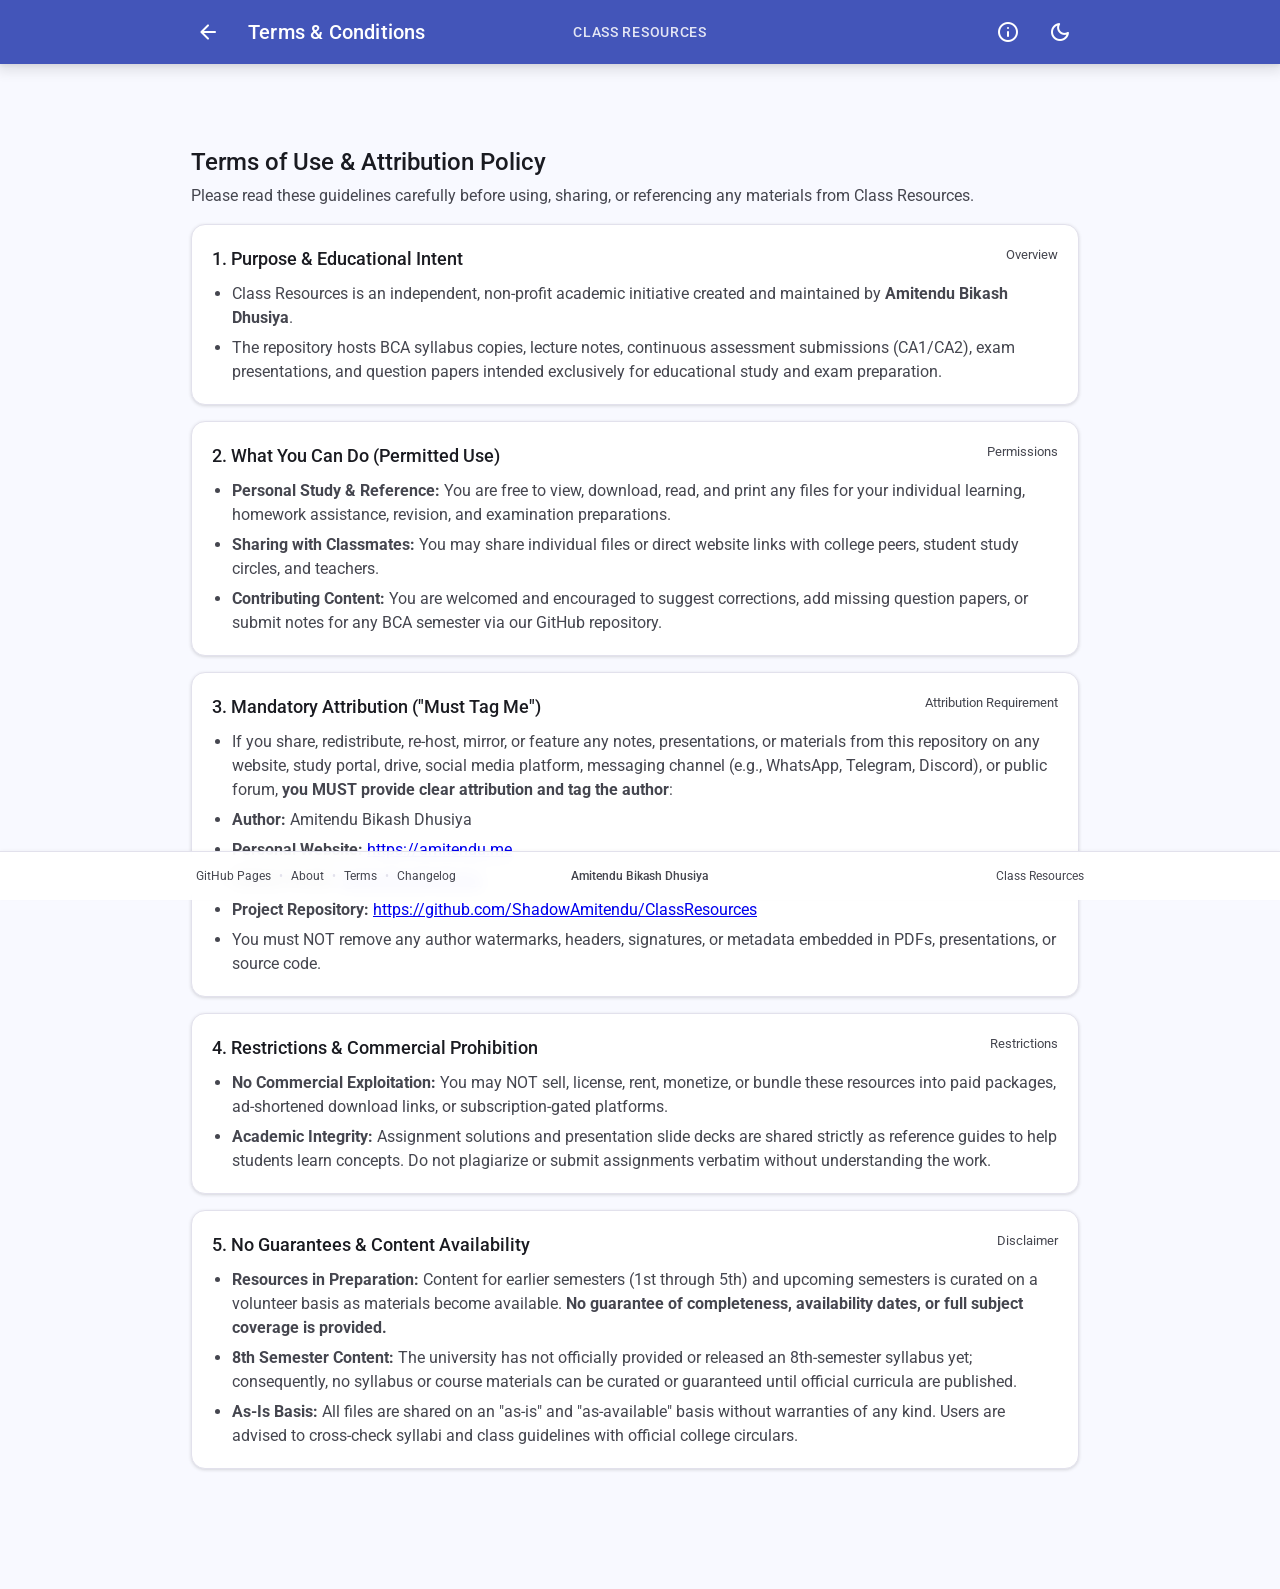
<file: terms.html>
<!doctype html>
<html lang="en">
	<head>
		<meta charset="UTF-8" />
		<meta name="viewport" content="width=device-width, initial-scale=1.0" />
		<title>Terms & Conditions - Class Resources</title>
		<link
			rel="icon"
			type="image/png"
			sizes="32x32"
			href="favicon_io/favicon-32x32.png" />
		<link rel="stylesheet" href="style.css?v=3.2" />
		<link rel="preconnect" href="https://fonts.googleapis.com" />
		<link rel="preconnect" href="https://fonts.gstatic.com" crossorigin />
		<link
			href="https://fonts.googleapis.com/css2?family=Roboto:wght@400;500;700&display=swap"
			rel="stylesheet" />
		<link
			href="https://fonts.googleapis.com/css2?family=Material+Symbols+Rounded:opsz,wght,FILL,GRAD@20..48,400,0,0&display=swap"
			rel="stylesheet" />
		<script>
			(function () {
				const saved = localStorage.getItem("theme");
				const dark = matchMedia("(prefers-color-scheme: dark)").matches;
				document.documentElement.dataset.theme =
					saved === "light" || saved === "dark"
						? saved
						: dark
							? "dark"
							: "light";
			})();
		</script>
	</head>
	<body>
		<header class="app-bar">
			<div class="container">
				<div class="toolbar">
					<a
						class="icon-btn"
						href="index.html"
						aria-label="Back to resources"
						title="Back to resources">
						<span class="icon" aria-hidden="true">arrow_back</span>
					</a>
					<div class="titles">
						<h1>Terms & Conditions</h1>
					</div>
					<p class="semester-count">Class Resources</p>
					<div class="toolbar-actions">
						<a
							class="icon-btn"
							href="about.html"
							aria-label="About this site"
							title="About">
							<span class="icon" aria-hidden="true">info</span>
						</a>
						<button
							id="theme-toggle"
							class="icon-btn"
							aria-label="Toggle theme">
							<span class="icon" aria-hidden="true">dark_mode</span>
						</button>
					</div>
				</div>
			</div>
		</header>

		<main class="container terms-main changelog-main">
			<div class="terms-header changelog-header">
				<h1>Terms of Use & Attribution Policy</h1>
				<p>
					Please read these guidelines carefully before using, sharing, or referencing any materials from Class Resources.
				</p>
			</div>

			<div class="terms-list changelog-list">
				<article class="changelog-entry">
					<div class="changelog-entry-head">
						<h2>1. Purpose & Educational Intent</h2>
						<span class="changelog-date">Overview</span>
					</div>
					<ul>
						<li>
							Class Resources is an independent, non-profit academic initiative created and maintained by <strong>Amitendu Bikash Dhusiya</strong>.
						</li>
						<li>
							The repository hosts BCA syllabus copies, lecture notes, continuous assessment submissions (CA1/CA2), exam presentations, and question papers intended exclusively for educational study and exam preparation.
						</li>
					</ul>
				</article>

				<article class="changelog-entry">
					<div class="changelog-entry-head">
						<h2>2. What You Can Do (Permitted Use)</h2>
						<span class="changelog-date">Permissions</span>
					</div>
					<ul>
						<li>
							<strong>Personal Study & Reference:</strong> You are free to view, download, read, and print any files for your individual learning, homework assistance, revision, and examination preparations.
						</li>
						<li>
							<strong>Sharing with Classmates:</strong> You may share individual files or direct website links with college peers, student study circles, and teachers.
						</li>
						<li>
							<strong>Contributing Content:</strong> You are welcomed and encouraged to suggest corrections, add missing question papers, or submit notes for any BCA semester via our GitHub repository.
						</li>
					</ul>
				</article>

				<article class="changelog-entry">
					<div class="changelog-entry-head">
						<h2>3. Mandatory Attribution ("Must Tag Me")</h2>
						<span class="changelog-date">Attribution Requirement</span>
					</div>
					<ul>
						<li>
							If you share, redistribute, re-host, mirror, or feature any notes, presentations, or materials from this repository on any website, study portal, drive, social media platform, messaging channel (e.g., WhatsApp, Telegram, Discord), or public forum, <strong>you MUST provide clear attribution and tag the author</strong>:
						</li>
						<li>
							<strong>Author:</strong> Amitendu Bikash Dhusiya
						</li>
						<li>
							<strong>Personal Website:</strong> <a href="https://amitendu.me" target="_blank" rel="noopener noreferrer">https://amitendu.me</a>
						</li>
						<li>
							<strong>GitHub Profile:</strong> <a href="https://github.com/ShadowAmitendu" target="_blank" rel="noopener noreferrer">@ShadowAmitendu</a>
						</li>
						<li>
							<strong>Project Repository:</strong> <a href="https://github.com/ShadowAmitendu/ClassResources" target="_blank" rel="noopener noreferrer">https://github.com/ShadowAmitendu/ClassResources</a>
						</li>
						<li>
							You must NOT remove any author watermarks, headers, signatures, or metadata embedded in PDFs, presentations, or source code.
						</li>
					</ul>
				</article>

				<article class="changelog-entry">
					<div class="changelog-entry-head">
						<h2>4. Restrictions & Commercial Prohibition</h2>
						<span class="changelog-date">Restrictions</span>
					</div>
					<ul>
						<li>
							<strong>No Commercial Exploitation:</strong> You may NOT sell, license, rent, monetize, or bundle these resources into paid packages, ad-shortened download links, or subscription-gated platforms.
						</li>
						<li>
							<strong>Academic Integrity:</strong> Assignment solutions and presentation slide decks are shared strictly as reference guides to help students learn concepts. Do not plagiarize or submit assignments verbatim without understanding the work.
						</li>
					</ul>
				</article>

				<article class="changelog-entry">
					<div class="changelog-entry-head">
						<h2>5. No Guarantees & Content Availability</h2>
						<span class="changelog-date">Disclaimer</span>
					</div>
					<ul>
						<li>
							<strong>Resources in Preparation:</strong> Content for earlier semesters (1st through 5th) and upcoming semesters is curated on a volunteer basis as materials become available. <strong>No guarantee of completeness, availability dates, or full subject coverage is provided.</strong>
						</li>
						<li>
							<strong>8th Semester Content:</strong> The university has not officially provided or released an 8th-semester syllabus yet; consequently, no syllabus or course materials can be curated or guaranteed until official curricula are published.
						</li>
						<li>
							<strong>As-Is Basis:</strong> All files are shared on an "as-is" and "as-available" basis without warranties of any kind. Users are advised to cross-check syllabi and class guidelines with official college circulars.
						</li>
					</ul>
				</article>
			</div>
		</main>

		<footer>
			<div class="container">
				<div class="footer-meta">
					<span class="footer-hosted">GitHub Pages</span>
					<span class="footer-sep">•</span>
					<a class="footer-link" href="about.html">About</a>
					<span class="footer-sep">•</span>
					<a class="footer-link" href="terms.html">Terms</a>
					<span class="footer-sep">•</span>
					<a class="footer-link" href="changelog.html">Changelog</a>
				</div>
				<div class="footer-center">
					<a
						class="footer-author"
						href="https://amitendu.me"
						target="_blank"
						rel="noopener noreferrer">
						Amitendu Bikash Dhusiya
					</a>
				</div>
				<div class="footer-right">
					<span class="footer-updated">Class Resources</span>
				</div>
			</div>
		</footer>

		<script>
			const themeToggle = document.getElementById("theme-toggle");
			const themeIcon = themeToggle.querySelector(".icon");

			function syncTheme() {
				const dark = document.documentElement.dataset.theme === "dark";
				themeIcon.textContent = dark ? "light_mode" : "dark_mode";
			}

			function setTheme(next) {
				document.documentElement.dataset.theme = next;
				localStorage.setItem("theme", next);
				syncTheme();
			}

			themeToggle.addEventListener("click", (event) => {
				const next =
					document.documentElement.dataset.theme === "dark" ? "light" : "dark";
				const reduce = matchMedia("(prefers-reduced-motion: reduce)").matches;
				if (!document.startViewTransition || reduce) return setTheme(next);

				const r = themeToggle.getBoundingClientRect();
				const x = event.clientX || r.left + r.width / 2;
				const y = event.clientY || r.top + r.height / 2;
				const maxRadius = Math.hypot(
					Math.max(x, window.innerWidth - x),
					Math.max(y, window.innerHeight - y),
				);

				themeToggle.classList.add("theme-switching");

				const transition = document.startViewTransition(() => {
					setTheme(next);
				});

				transition.ready
					.then(() => {
						const anim = document.documentElement.animate(
							{
								clipPath: [
									`circle(0px at ${x}px ${y}px)`,
									`circle(${maxRadius}px at ${x}px ${y}px)`,
								],
							},
							{
								duration: 650,
								easing: "cubic-bezier(0.16, 1, 0.3, 1)",
								fill: "forwards",
								pseudoElement: "::view-transition-new(root)",
							},
						);
						return anim.finished;
					})
					.catch(() => {})
					.finally(() => {
						themeToggle.classList.remove("theme-switching");
					});
			});

			syncTheme();
		</script>
	</body>
</html>
</file>
<file: style.css>
/* Material Design 3 (Material You) — Expressive Indigo Tonal Palette */
:root {
	/* M3 Light Tonal Palette */
	--md-sys-color-primary: #4355b9;
	--md-sys-color-on-primary: #ffffff;
	--md-sys-color-primary-container: #dee0ff;
	--md-sys-color-on-primary-container: #00105c;
	--md-sys-color-secondary: #5b5d72;
	--md-sys-color-secondary-container: #e0e1f9;
	--md-sys-color-surface: #ffffff;
	--md-sys-color-surface-variant: #e3e1ec;
	--md-sys-color-surface-container: #efecf4;
	--md-sys-color-background: #f8f9ff;
	--md-sys-color-on-surface: #1a1b21;
	--md-sys-color-on-surface-variant: #45464f;
	--md-sys-color-outline: #767680;
	--md-sys-color-outline-variant: #c7c5d0;
	--md-sys-color-error: #ba1a1a;
	--md-sys-color-error-container: #ffdad6;

	/* App Core Mappings */
	--bg: #f8f9ff;
	--surface: #ffffff;
	--surface-variant: #f0edf6;
	--hover: rgba(67, 85, 185, 0.06);
	--text: #1a1b21;
	--text-2: #45464f;
	--divider: #e2e1ec;
	--primary: #4355b9;
	--on-primary: #ffffff;
	--primary-container: #dee0ff;
	--on-primary-container: #00105c;
	--primary-tint: rgba(67, 85, 185, 0.12);
	--bar-bg: #4355b9;
	--bar-fg: #ffffff;
	--bar-accent: #dee0ff;
	--bar-hover: rgba(255, 255, 255, 0.14);
	--error: #ba1a1a;
	--tree-line: rgba(69, 70, 79, 0.28);

	/* M3 Shadows & Elevation */
	--shadow-1: 0 1px 3px 1px rgba(0, 0, 0, 0.08), 0 1px 2px 0 rgba(0, 0, 0, 0.04);
	--shadow-2: 0 2px 6px 2px rgba(0, 0, 0, 0.08), 0 1px 2px 0 rgba(0, 0, 0, 0.04);
	--shadow-4: 0 4px 12px 3px rgba(0, 0, 0, 0.1), 0 2px 4px 0 rgba(0, 0, 0, 0.06);

	/* M3 Shapes */
	--radius-sm: 8px;
	--radius: 14px;
	--radius-lg: 18px;
	--radius-full: 9999px;

	/* M3 Motion & Transitions */
	--md3-easing-standard: cubic-bezier(0.2, 0, 0, 1);
	--md3-easing-emphasized: cubic-bezier(0.2, 0, 0, 1);
	--md3-easing-decelerate: cubic-bezier(0.05, 0.7, 0.1, 1);
	--md2-duration-short: 100ms;
	--md2-duration-icon: 150ms;
	--md2-duration-small: 225ms;
	--md2-duration-medium: 300ms;
	--md2-easing-standard: cubic-bezier(0.2, 0, 0, 1);
	--md2-easing-decelerate: cubic-bezier(0.05, 0.7, 0.1, 1);
	--md2-easing-accelerate: cubic-bezier(0.3, 0, 1, 1);
	--md2-easing-sharp: cubic-bezier(0.4, 0, 0.6, 1);
}

[data-theme="dark"] {
	/* M3 Dark Tonal Palette */
	--md-sys-color-primary: #bac3ff;
	--md-sys-color-on-primary: #0c238b;
	--md-sys-color-primary-container: #2a3c9f;
	--md-sys-color-on-primary-container: #dee0ff;
	--md-sys-color-secondary: #c4c5dd;
	--md-sys-color-secondary-container: #434559;
	--md-sys-color-surface: #1b1b22;
	--md-sys-color-surface-variant: #282932;
	--md-sys-color-surface-container: #1f1f26;
	--md-sys-color-background: #111318;
	--md-sys-color-on-surface: #e4e1e9;
	--md-sys-color-on-surface-variant: #c6c5d0;
	--md-sys-color-outline: #90909a;
	--md-sys-color-outline-variant: #46464f;
	--md-sys-color-error: #ffb4ab;
	--md-sys-color-error-container: #93000a;

	/* App Core Mappings */
	--bg: #111318;
	--surface: #1b1b22;
	--surface-variant: #282932;
	--hover: rgba(186, 195, 255, 0.08);
	--text: #e4e1e9;
	--text-2: #c6c5d0;
	--divider: rgba(198, 197, 208, 0.14);
	--primary: #bac3ff;
	--on-primary: #0c238b;
	--primary-container: #2a3c9f;
	--on-primary-container: #dee0ff;
	--primary-tint: rgba(186, 195, 255, 0.16);
	--bar-bg: #191a20;
	--bar-fg: #e4e1e9;
	--bar-accent: #bac3ff;
	--bar-hover: rgba(255, 255, 255, 0.08);
	--error: #ffb4ab;
	--tree-line: rgba(186, 195, 255, 0.32);

	/* M3 Dark Shadows */
	--shadow-1: 0 1px 3px 1px rgba(0, 0, 0, 0.32), 0 1px 2px 0 rgba(0, 0, 0, 0.18);
	--shadow-2: 0 2px 6px 2px rgba(0, 0, 0, 0.36), 0 1px 2px 0 rgba(0, 0, 0, 0.22);
	--shadow-4: 0 4px 12px 3px rgba(0, 0, 0, 0.45), 0 2px 4px 0 rgba(0, 0, 0, 0.28);
}

* {
	box-sizing: border-box;
	margin: 0;
	padding: 0;
}

html {
	color-scheme: light dark;
	overflow-y: scroll;
	scrollbar-gutter: stable;
	scrollbar-width: thin;
	scrollbar-color: var(--text-2) var(--bg);
}

html::-webkit-scrollbar {
	width: 10px;
}

html::-webkit-scrollbar-track {
	background: var(--bg);
}

html::-webkit-scrollbar-thumb {
	background: var(--text-2);
	border: 2px solid var(--bg);
	border-radius: 5px;
}

[data-theme="light"] {
	color-scheme: light;
}

[data-theme="dark"] {
	color-scheme: dark;
}

body {
	min-height: 100vh;
	display: flex;
	flex-direction: column;
	padding-bottom: 48px;
	background: var(--bg);
	color: var(--text);
	font:
		400 1rem/1.5 "Roboto",
		system-ui,
		sans-serif;
	-webkit-font-smoothing: antialiased;
	transition:
		background-color var(--md2-duration-medium) var(--md2-easing-decelerate),
		color var(--md2-duration-medium) var(--md2-easing-decelerate);
}



button {
	font: inherit;
	color: inherit;
	background: none;
	border: 0;
	cursor: pointer;
}

ul {
	list-style: none;
}

:focus-visible {
	outline: 2px solid var(--primary);
	outline-offset: -2px;
}

.container {
	width: 100%;
	max-width: 840px;
	margin: 0 auto;
	padding: 0 16px;
}

/* Icons */
.icon {
	font-family: "Material Symbols Rounded";
	font-size: 24px;
	font-weight: normal;
	line-height: 1;
	letter-spacing: normal;
	text-transform: none;
	white-space: nowrap;
	direction: ltr;
	display: inline-flex;
	flex: none;
	user-select: none;
	font-feature-settings: "liga";
}

.spin {
	animation: spin 1s var(--md2-easing-standard) infinite;
}

@keyframes spin {
	to {
		transform: rotate(360deg);
	}
}

/* ---------- App bar ---------- */
.app-bar {
	position: fixed;
	top: 0;
	left: 0;
	width: 100%;
	z-index: 10;
	background: var(--bar-bg);
	color: var(--bar-fg);
	box-shadow: var(--shadow-4);
	transition: background-color var(--md2-duration-medium) var(--md2-easing-decelerate);
}

.toolbar {
	position: relative;
	display: flex;
	align-items: center;
	gap: 16px;
	min-height: 64px;
}

.toolbar > .icon-btn:first-child {
	margin-left: -12px;
}

.toolbar-actions {
	display: flex;
	align-items: center;
	gap: 4px;
	margin-left: auto;
}

.logo {
	font-size: 28px;
	color: var(--bar-accent);
}

.titles {
	flex: 1;
	min-width: 0;
}

.titles h1 {
	font-size: 1.25rem;
	font-weight: 500;
	line-height: 1.3;
	letter-spacing: 0.01em;
}

.semester-count {
	position: absolute;
	left: 50%;
	transform: translateX(-50%);
	font-size: 0.875rem;
	font-weight: 500;
	letter-spacing: 0.05em;
	text-transform: uppercase;
	white-space: nowrap;
	opacity: 0.85;
}

.icon-btn {
	display: grid;
	place-items: center;
	width: 48px;
	height: 48px;
	border-radius: 50%;
	color: var(--bar-fg);
	text-decoration: none;
	transition:
		background-color var(--md2-duration-icon) var(--md2-easing-standard),
		transform var(--md2-duration-short) var(--md2-easing-standard);
}

.icon-btn:hover,
.icon-btn:focus-visible {
	background: var(--bar-hover);
}

.github-mark {
	display: grid;
	width: 24px;
	height: 24px;
	place-items: center;
	color: inherit;
}

/* Tabs */
.tabs {
	display: flex;
	overflow-x: auto;
	scrollbar-width: none;
}

.tabs::-webkit-scrollbar {
	display: none;
}

.mobile-semester {
	display: none;
}

.tab {
	position: relative;
	flex: 1;
	display: flex;
	align-items: center;
	justify-content: center;
	gap: 8px;
	min-width: 0;
	min-height: 48px;
	padding: 0 12px;
	font-size: 0.875rem;
	font-weight: 500;
	letter-spacing: 0.06em;
	text-transform: uppercase;
	white-space: nowrap;
	opacity: 0.7;
	transition:
		opacity var(--md2-duration-icon) var(--md2-easing-standard),
		background-color var(--md2-duration-icon) var(--md2-easing-standard);
}

.tab .icon {
	font-size: 20px;
}

.tab:hover {
	background: var(--bar-hover);
	opacity: 1;
}

.tab.active {
	color: var(--bar-accent);
}

.tab.active {
	opacity: 1;
}

.tab::after {
	content: "";
	position: absolute;
	left: 0;
	right: 0;
	bottom: 0;
	height: 3px;
	border-radius: 3px 3px 0 0;
	background: var(--bar-accent);
	transform: scaleX(0);
	transition: transform var(--md2-duration-small) var(--md2-easing-decelerate);
}

.tab.active::after {
	transform: scaleX(1);
}

/* ---------- Content ---------- */
main {
	flex: 1;
	padding-bottom: 72px !important;
}

#main-content {
	margin-top: 144px;
}

/* ---------- Explorer Controls Bar ---------- */
.explorer-bar {
	display: flex;
	flex-direction: column;
	gap: 12px;
	padding: 12px 16px;
	margin-bottom: 16px;
	background: var(--surface);
	border: 1px solid var(--divider);
	border-radius: var(--radius);
	box-shadow: var(--shadow-1);
}

.explorer-nav-row {
	display: flex;
	align-items: center;
	justify-content: space-between;
	flex-wrap: wrap;
	gap: 12px;
}

.explorer-address-bar {
	display: flex;
	align-items: center;
	gap: 8px;
	flex: 1;
	min-width: 240px;
	padding: 4px 10px;
	background: var(--hover);
	border: 1px solid var(--divider);
	border-radius: var(--radius-sm);
	overflow-x: auto;
	scrollbar-width: none;
}

.explorer-address-bar::-webkit-scrollbar {
	display: none;
}

.icon-btn-sm {
	display: inline-flex;
	align-items: center;
	justify-content: center;
	width: 32px;
	height: 32px;
	border: none;
	border-radius: 50%;
	background: transparent;
	color: var(--text);
	cursor: pointer;
	flex-shrink: 0;
	transition: background-color var(--md2-duration-icon) var(--md2-easing-standard);
}

.icon-btn-sm:hover:not(:disabled) {
	background: var(--divider);
}

.icon-btn-sm:disabled {
	cursor: default;
}

.explorer-breadcrumbs {
	display: flex;
	align-items: center;
	gap: 6px;
	white-space: nowrap;
	font-size: 0.8125rem;
}

.fe-bc-link {
	border: none;
	background: transparent;
	color: var(--primary);
	font-weight: 500;
	cursor: pointer;
	padding: 2px 6px;
	border-radius: 4px;
	transition: background-color var(--md2-duration-icon) var(--md2-easing-standard);
}

.fe-bc-link:hover {
	background: var(--hover);
	text-decoration: underline;
}

.fe-bc-sep {
	color: var(--text-2);
	font-size: 0.75rem;
	user-select: none;
}

.fe-bc-current {
	color: var(--text);
	font-weight: 600;
	padding: 2px 6px;
}

.explorer-search {
	position: relative;
	display: flex;
	align-items: center;
	width: 100%;
}

.explorer-search .icon {
	position: absolute;
	left: 12px;
	color: var(--text-2);
	pointer-events: none;
	font-size: 20px;
}

.explorer-search input {
	width: 100%;
	height: 38px;
	padding: 0 16px 0 40px;
	border-radius: var(--radius-full);
	border: 1px solid var(--divider);
	background: var(--hover);
	color: var(--text);
	font-size: 0.875rem;
	outline: none;
	transition: border-color var(--md2-duration-icon) var(--md2-easing-standard),
		background-color var(--md2-duration-icon) var(--md2-easing-standard);
}

.explorer-search input:focus {
	border-color: var(--primary);
	background: var(--surface);
}

.explorer-actions {
	display: flex;
	align-items: center;
	gap: 8px;
}

.btn-sm {
	min-height: 34px;
	padding: 0 14px;
	font-size: 0.8125rem;
}

.btn-sm .icon {
	font-size: 18px;
}

/* ---------- File Explorer Folder View (Desktop Style) ---------- */
.fe-container {
	padding: 24px;
	display: flex;
	flex-direction: column;
	gap: 24px;
}

.fe-section {
	display: flex;
	flex-direction: column;
	gap: 14px;
}

.fe-section-header {
	display: flex;
	align-items: center;
	gap: 8px;
	color: var(--text-2);
	border-bottom: 1px solid var(--divider);
	padding-bottom: 8px;
}

.fe-section-header h4 {
	font-size: 0.875rem;
	font-weight: 600;
	text-transform: uppercase;
	letter-spacing: 0.04em;
	color: var(--text);
}

.fe-grid {
	display: grid;
	grid-template-columns: repeat(auto-fill, minmax(210px, 1fr));
	gap: 14px;
}

/* Folder Card (Windows / Material 3 Tile) */
.fe-folder-card {
	display: flex;
	align-items: center;
	gap: 14px;
	padding: 14px 16px;
	background: var(--surface);
	border: 1px solid var(--divider);
	border-radius: var(--radius);
	cursor: pointer;
	text-decoration: none;
	color: var(--text);
	user-select: none;
	box-shadow: var(--shadow-1);
	transition: transform var(--md2-duration-short) var(--md2-easing-standard),
		box-shadow var(--md2-duration-icon) var(--md2-easing-standard),
		border-color var(--md2-duration-icon) var(--md2-easing-standard),
		background-color var(--md2-duration-icon) var(--md2-easing-standard);
}

.fe-folder-card:hover,
.fe-folder-card:focus-visible {
	transform: translateY(-2px);
	border-color: var(--primary);
	box-shadow: var(--shadow-2);
	background: var(--hover);
}

.fe-folder-icon-wrap {
	display: grid;
	place-items: center;
	width: 44px;
	height: 44px;
	border-radius: var(--radius-sm);
	background: var(--primary-container);
	color: var(--on-primary-container);
	flex-shrink: 0;
}

.fe-folder-icon {
	font-size: 28px;
}

.fe-item-info {
	display: flex;
	flex-direction: column;
	gap: 2px;
	min-width: 0;
	flex: 1;
}

.fe-item-name {
	font-size: 0.875rem;
	font-weight: 500;
	color: var(--text);
	overflow: hidden;
	text-overflow: ellipsis;
	white-space: nowrap;
}

.fe-item-sub {
	font-size: 0.75rem;
	color: var(--text-2);
}

.fe-arrow-icon {
	color: var(--text-2);
	font-size: 20px;
	opacity: 0.5;
	transition: transform var(--md2-duration-short) var(--md2-easing-standard),
		opacity var(--md2-duration-short) var(--md2-easing-standard);
}

.fe-folder-card:hover .fe-arrow-icon {
	opacity: 1;
	transform: translateX(2px);
	color: var(--primary);
}

/* File Card (Desktop File Explorer Tile) */
.fe-file-card {
	display: flex;
	flex-direction: column;
	padding: 16px;
	min-height: 140px;
	background: var(--surface);
	border: 1px solid var(--divider);
	border-radius: var(--radius);
	text-decoration: none;
	color: var(--text);
	box-shadow: var(--shadow-1);
	justify-content: space-between;
	transition: transform var(--md2-duration-short) var(--md2-easing-standard),
		box-shadow var(--md2-duration-icon) var(--md2-easing-standard),
		border-color var(--md2-duration-icon) var(--md2-easing-standard);
}

.fe-file-card:hover,
.fe-file-card:focus-visible {
	transform: translateY(-2px);
	border-color: var(--primary);
	box-shadow: var(--shadow-2);
}

.fe-file-icon-wrap {
	display: flex;
	align-items: center;
	justify-content: space-between;
	margin-bottom: 10px;
}

.fe-file-icon {
	font-size: 36px;
}

.fe-file-card .fe-item-name {
	font-size: 0.8125rem;
	line-height: 1.4;
	white-space: normal;
	display: -webkit-box;
	-webkit-line-clamp: 2;
	-webkit-box-orient: vertical;
	word-break: break-word;
	flex: 1;
}

.fe-file-footer {
	display: flex;
	align-items: center;
	justify-content: space-between;
	margin-top: 12px;
	padding-top: 8px;
	border-top: 1px solid var(--divider);
}

.fe-file-hint {
	font-size: 0.6875rem;
	color: var(--text-2);
}

.fe-ext-badge {
	font-size: 0.6875rem;
	font-weight: 700;
	letter-spacing: 0.05em;
	padding: 2px 6px;
	border-radius: 4px;
	background: var(--surface-variant);
	color: var(--text-2);
}

.fe-download-btn {
	display: inline-flex;
	align-items: center;
	justify-content: center;
	width: 28px;
	height: 28px;
	border-radius: 50%;
	color: var(--text-2);
	transition: background-color var(--md2-duration-icon) var(--md2-easing-standard),
		color var(--md2-duration-icon) var(--md2-easing-standard);
}

.fe-file-card:hover .fe-download-btn {
	background: var(--primary-tint);
	color: var(--primary);
}

.fe-empty {
	display: flex;
	flex-direction: column;
	align-items: center;
	text-align: center;
	padding: 40px 16px;
	color: var(--text-2);
}

.fe-empty-icon {
	font-size: 48px;
	margin-bottom: 12px;
	opacity: 0.5;
}

.card {
	margin-bottom: 16px;
	overflow: hidden;
	background: var(--surface);
	border-radius: var(--radius);
	border: 1px solid var(--divider);
	box-shadow: var(--shadow-1);
	animation: fade var(--md2-duration-medium) var(--md2-easing-decelerate) both;
}

.semester-placeholder {
	display: flex;
	align-items: flex-start;
	gap: 16px;
	padding: 24px;
}

.semester-placeholder h3 {
	margin-bottom: 4px;
	font-size: 1.125rem;
	font-weight: 500;
}

.semester-placeholder p {
	max-width: 560px;
	color: var(--text-2);
	font-size: 0.875rem;
}

.placeholder-icon {
	flex: 0 0 auto;
	color: var(--primary);
	font-size: 32px;
}

.changelog-main {
	margin-top: 144px;
	padding-bottom: 72px;
}

.changelog-header {
	margin-bottom: 16px;
}

.changelog-header h1 {
	font-size: 1.5rem;
	font-weight: 500;
}

.changelog-header p {
	margin-top: 4px;
	color: var(--text-2);
}

.changelog-list {
	display: grid;
	gap: 16px;
}

.changelog-entry {
	padding: 20px;
	border-radius: var(--radius);
	border: 1px solid var(--divider);
	background: var(--surface);
	box-shadow: var(--shadow-1);
	animation: fade var(--md2-duration-medium) var(--md2-easing-decelerate) both;
}

.changelog-entry-head {
	display: flex;
	align-items: flex-start;
	justify-content: space-between;
	gap: 16px;
	margin-bottom: 10px;
}

.changelog-entry h2 {
	font-size: 1.125rem;
	font-weight: 500;
}

.changelog-date {
	flex: none;
	color: var(--text-2);
	font-size: 0.8125rem;
}

.changelog-entry ul {
	display: grid;
	gap: 6px;
	padding-left: 20px;
	list-style: disc;
	color: var(--text-2);
}

@keyframes fade {
	from {
		opacity: 0;
		transform: translateY(6px);
	}
}

.card-head {
	display: flex;
	align-items: center;
	gap: 16px;
	padding: 16px;
	border-bottom: 1px solid var(--divider);
}

.avatar {
	display: grid;
	place-items: center;
	width: 40px;
	height: 40px;
	border-radius: 12px;
	background: var(--primary-container);
	color: var(--on-primary-container);
}

.grow {
	flex: 1;
	min-width: 0;
}

.card-head h2 {
	font-size: 1.25rem;
	font-weight: 500;
	line-height: 1.3;
}

.muted-text {
	font-size: 0.875rem;
	color: var(--text-2);
}

.empty-status {
	display: inline-flex;
	flex: none;
	align-items: center;
	gap: 6px;
	min-height: 36px;
	padding: 0 12px;
	border: 1px solid var(--divider);
	border-radius: var(--radius-full);
	background: var(--hover);
	color: var(--text-2);
	font-size: 0.875rem;
	white-space: nowrap;
}

.empty-status-icon {
	font-size: 18px;
}

.btn {
	display: inline-flex;
	align-items: center;
	gap: 8px;
	min-height: 38px;
	padding: 0 18px;
	border-radius: var(--radius-full);
	background: var(--primary);
	color: var(--on-primary);
	font-size: 0.875rem;
	font-weight: 500;
	letter-spacing: 0.02em;
	box-shadow: var(--shadow-1);
	transition:
		background-color var(--md2-duration-icon) var(--md2-easing-standard),
		box-shadow var(--md2-duration-icon) var(--md2-easing-standard),
		transform var(--md2-duration-short) var(--md2-easing-standard);
}

.btn .icon {
	font-size: 18px;
}

.btn:hover,
.btn:focus-visible {
	background: var(--primary);
	box-shadow: var(--shadow-4);
}

.btn:active {
	box-shadow: var(--shadow-1);
	transform: translateY(1px);
}

.btn:disabled {
	opacity: 0.6;
	cursor: progress;
}

/* ---------- Lists ---------- */
.row {
	display: flex;
	align-items: center;
	gap: 16px;
	width: 100%;
	min-height: 56px;
	padding: 8px 16px;
	color: inherit;
	text-decoration: none;
	text-align: left;
	transition: background-color var(--md2-duration-icon) var(--md2-easing-standard);
}

.row:hover,
.row:focus-visible {
	background: var(--hover);
}

.name {
	flex: 1;
	min-width: 0;
	overflow: hidden;
	text-overflow: ellipsis;
	white-space: nowrap;
	font-size: 0.9375rem;
}

.muted {
	color: var(--text-2);
}

.row:hover .muted {
	color: var(--primary);
}

.list>li+li,
.collapse li+li {
	border-top: 1px solid var(--divider);
}

.file-icon.picture_as_pdf {
	color: #e53935;
}

.file-icon.description {
	color: #1e88e5;
}

.file-icon.table_view {
	color: #43a047;
}

.file-icon.slideshow {
	color: #fb8c00;
}

.file-icon.archive {
	color: #f9a825;
}

.file-icon.image {
	color: #8e24aa;
}

.file-icon.code {
	color: #00897b;
}

.file-icon.draft {
	color: var(--text-2);
}

/* Folders */
.folder-btn {
	font-weight: 500;
	background: var(--hover);
}

.folder-btn:hover {
	background: var(--surface-variant);
}

.badge {
	min-width: 24px;
	padding: 0 10px;
	border-radius: var(--radius-full);
	background: var(--surface-variant);
	color: var(--text-2);
	font-size: 0.75rem;
	font-weight: 600;
	line-height: 22px;
	text-align: center;
}

.chevron {
	transition: transform var(--md2-duration-small) var(--md2-easing-decelerate);
}

.folder.open>.folder-btn .chevron {
	transform: rotate(180deg);
}

.folder.open>.folder-btn .folder-icon {
	color: var(--primary);
}

.collapse {
	display: grid;
	grid-template-rows: 0fr;
	transition: grid-template-rows var(--md2-duration-small) var(--md2-easing-decelerate);
}

.collapse>ul {
	position: relative;
	min-height: 0;
	overflow: hidden;
	border-top: 0;
}

.folder.open>.collapse {
	grid-template-rows: 1fr;
}

.collapse .row {
	padding-left: 40px;
}

.collapse .collapse .row {
	padding-left: 64px;
}

.collapse .collapse .collapse .row {
	padding-left: 88px;
}

/* File explorer tree guide lines */
.collapse>ul>li {
	position: relative;
}

/* Horizontal branch (├──) */
.collapse>ul>li::before {
	content: "";
	position: absolute;
	top: 28px;
	left: 28px;
	width: 12px;
	height: 1px;
	background: var(--tree-line);
	pointer-events: none;
	z-index: 2;
}

/* Vertical indent line (│) */
.collapse>ul>li::after {
	content: "";
	position: absolute;
	top: 0;
	bottom: 0;
	left: 28px;
	width: 1px;
	background: var(--tree-line);
	pointer-events: none;
	z-index: 2;
}

/* Last child turns the corner (└──) */
.collapse>ul>li:last-child::after {
	bottom: auto;
	height: 28px;
}

/* Level 2 tree guides */
.collapse .collapse>ul>li::before {
	left: 52px;
	width: 12px;
}

.collapse .collapse>ul>li::after {
	left: 52px;
}

.collapse .collapse>ul>li:last-child::after {
	bottom: auto;
	height: 28px;
}

/* Level 3 tree guides */
.collapse .collapse .collapse>ul>li::before {
	left: 76px;
	width: 12px;
}

.collapse .collapse .collapse>ul>li::after {
	left: 76px;
}

.collapse .collapse .collapse>ul>li:last-child::after {
	bottom: auto;
	height: 28px;
}

/* ---------- States ---------- */
.empty {
	padding: 32px 16px;
	text-align: center;
	color: var(--text-2);
	font-size: 0.875rem;
}

.error {
	padding: 40px 16px;
	text-align: center;
	color: var(--error);
}

.error .icon {
	font-size: 40px;
}

.error h3 {
	margin: 8px 0 4px;
	font-size: 1.25rem;
	font-weight: 500;
	color: var(--text);
}

.error p {
	color: var(--text-2);
	font-size: 0.875rem;
}

.skeleton {
	height: 140px;
	background: linear-gradient(90deg,
			var(--surface) 25%,
			var(--hover) 50%,
			var(--surface) 75%) 0 0 / 200% 100%;
	animation: shimmer var(--md2-duration-medium) var(--md2-easing-standard) infinite;
}

@keyframes shimmer {
	to {
		background-position: -200% 0;
	}
}

/* ---------- Notice Banners ---------- */
.notice-banner {
	display: flex;
	align-items: flex-start;
	gap: 16px;
	padding: 20px 24px;
	margin-top: 16px;
	border-radius: var(--radius);
	border: 1px solid var(--divider);
	border-left: 4px solid var(--primary);
	background: var(--surface);
}

.notice-banner.notice-warning {
	border-left-color: #f57c00;
}

.notice-banner.notice-info {
	border-left-color: var(--primary);
}

.notice-icon {
	flex: 0 0 auto;
	font-size: 32px;
	line-height: 1;
	color: var(--primary);
}

.notice-warning .notice-icon {
	color: #f57c00;
}

.notice-body h3 {
	margin-bottom: 6px;
	font-size: 1.0625rem;
	font-weight: 500;
	color: var(--text);
}

.notice-body p {
	color: var(--text-2);
	font-size: 0.875rem;
	line-height: 1.6;
}

.notice-actions {
	margin-top: 14px;
	display: flex;
	flex-wrap: wrap;
	gap: 8px;
}

.btn-outlined {
	border: 1px solid var(--divider);
	background: transparent;
	color: var(--primary);
	text-decoration: none;
	font-weight: 500;
	padding: 0 18px;
	border-radius: var(--radius-full);
	display: inline-flex;
	align-items: center;
	gap: 8px;
	min-height: 36px;
	font-size: 0.8125rem;
	transition: background-color var(--md2-duration-icon) var(--md2-easing-standard),
		border-color var(--md2-duration-icon) var(--md2-easing-standard);
}

.btn-outlined:hover,
.btn-outlined:focus-visible {
	background: var(--primary-tint);
	border-color: var(--primary);
}

.footer-meta {
	display: flex;
	align-items: center;
	gap: 8px;
	flex: 1;
}

.footer-sep {
	color: var(--divider);
	user-select: none;
}

.footer-link {
	color: var(--text-2);
	text-decoration: none;
	transition: color var(--md2-duration-icon) var(--md2-easing-standard);
}

.footer-link:hover,
.footer-link:focus-visible {
	color: var(--primary);
	text-decoration: underline;
}

/* ---------- Footer ---------- */
footer {
	position: fixed;
	bottom: 0;
	left: 0;
	z-index: 20;
	width: 100%;
	border-top: 1px solid var(--divider);
	background: color-mix(in srgb, var(--surface) 92%, transparent);
	backdrop-filter: blur(8px);
	-webkit-backdrop-filter: blur(8px);
	box-shadow: 0 -1px 3px rgba(0, 0, 0, 0.03);
}

footer .container {
	display: flex;
	align-items: center;
	justify-content: space-between;
	gap: 16px;
	min-height: 48px;
	font-size: 0.75rem;
	color: var(--text-2);
}

.footer-meta {
	display: flex;
	align-items: center;
	gap: 8px;
	flex: 1;
}

.footer-center {
	display: flex;
	align-items: center;
	justify-content: center;
	flex: 1;
	text-align: center;
}

.footer-right {
	display: flex;
	align-items: center;
	justify-content: flex-end;
	flex: 1;
	text-align: right;
}

.footer-sep {
	color: var(--divider);
	user-select: none;
}

.footer-link {
	color: var(--text-2);
	text-decoration: none;
	transition: color var(--md2-duration-icon) var(--md2-easing-standard);
}

.footer-link:hover,
.footer-link:focus-visible {
	color: var(--primary);
	text-decoration: underline;
}

.footer-author {
	color: inherit;
	text-decoration: none;
	font-weight: 500;
	transition: color var(--md2-duration-icon) var(--md2-easing-standard);
}

.footer-author:hover,
.footer-author:focus-visible {
	color: var(--primary);
	text-decoration: underline;
	text-underline-offset: 3px;
}

.footer-updated {
	color: var(--text-2);
	font-size: 0.75rem;
}

/* ---------- Radial theme transition ---------- */
::view-transition-group(root) {
	animation-duration: 0.65s;
}

::view-transition-image-pair(root) {
	isolation: auto;
}

::view-transition-old(root),
::view-transition-new(root) {
	animation: none;
	display: block;
	mix-blend-mode: normal;
}

::view-transition-old(root) {
	z-index: 1;
}

::view-transition-new(root) {
	z-index: 2;
}

/* Theme toggle tactile feedback & spring icon spin */
#theme-toggle {
	position: relative;
	transition:
		background-color var(--md2-duration-icon) var(--md2-easing-standard),
		transform 0.2s cubic-bezier(0.34, 1.56, 0.64, 1);
	will-change: transform;
}

#theme-toggle:active {
	transform: scale(0.82);
}

#theme-toggle .icon {
	display: inline-block;
	transform-origin: center center;
	transition: transform 0.5s cubic-bezier(0.34, 1.56, 0.64, 1);
}

#theme-toggle.theme-switching .icon {
	transform: rotate(360deg) scale(1.15);
}

/* ---------- Snackbar ---------- */
.snackbar {
	position: fixed;
	left: 50%;
	bottom: 24px;
	z-index: 20;
	max-width: calc(100% - 32px);
	padding: 14px 16px;
	border-radius: var(--radius);
	background: #323232;
	color: #fff;
	font-size: 0.875rem;
	box-shadow: var(--shadow-4);
	opacity: 0;
	transform: translate(-50%, 16px);
	pointer-events: none;
	transition:
		opacity var(--md2-duration-icon) var(--md2-easing-decelerate),
		transform var(--md2-duration-small) var(--md2-easing-decelerate);
}

.snackbar.show {
	opacity: 1;
	transform: translate(-50%, 0);
}

/* ---------- Responsive ---------- */
@media (max-width: 600px) {
	.hide-sm {
		display: none;
	}

	.container {
		padding: 0 8px;
	}

	.toolbar {
		min-height: 56px;
		gap: 12px;
		padding: 0 8px;
	}

	.toolbar > .icon-btn:first-child {
		margin-left: -8px;
	}

	.semester-count {
		display: none;
	}

	.tab {
		letter-spacing: 0.04em;
		padding: 0 8px;
	}

	.tabs {
		display: none;
	}

	.mobile-semester {
		display: flex;
		align-items: center;
		justify-content: space-between;
		gap: 12px;
		min-height: 48px;
		padding: 6px 8px 8px;
		border-top: 1px solid var(--bar-hover);
	}

	.mobile-semester label {
		font-size: 0.875rem;
		font-weight: 500;
		white-space: nowrap;
	}

	.mobile-semester select {
		min-width: 160px;
		min-height: 40px;
		padding: 0 36px 0 12px;
		border: 1px solid var(--bar-hover);
		border-radius: var(--radius);
		background: var(--bar-bg);
		color: var(--bar-fg);
		font: inherit;
	}

	#main-content {
		margin-top: 124px;
	}

	.changelog-main {
		margin-top: 124px;
	}

	.changelog-entry {
		padding: 16px;
	}

	.changelog-entry-head {
		display: grid;
		gap: 4px;
	}

	.card {
		margin-bottom: 12px;
	}

	.card-head {
		padding: 12px;
		gap: 12px;
	}

	.empty-card .card-head {
		gap: 8px;
	}

	.empty-status {
		min-height: 32px;
		padding: 0 8px;
		font-size: 0.8125rem;
	}

	.btn {
		min-width: 40px;
		padding: 0 8px;
		justify-content: center;
	}

	.row {
		padding: 8px 12px;
		gap: 12px;
	}

	.collapse .row {
		padding-left: 32px;
	}

	.collapse .collapse .row {
		padding-left: 52px;
	}

	.collapse .collapse .collapse .row {
		padding-left: 72px;
	}

	.collapse>ul>li::before {
		left: 24px;
		width: 8px;
	}

	.collapse>ul>li::after {
		left: 24px;
	}

	.collapse .collapse>ul>li::before {
		left: 44px;
		width: 8px;
	}

	.collapse .collapse>ul>li::after {
		left: 44px;
	}

	.collapse .collapse .collapse>ul>li::before {
		left: 64px;
		width: 8px;
	}

	.collapse .collapse .collapse>ul>li::after {
		left: 64px;
	}

	.fe-grid {
		grid-template-columns: repeat(auto-fill, minmax(140px, 1fr));
		gap: 10px;
	}

	.fe-container {
		padding: 16px 12px;
		gap: 16px;
	}

	.fe-folder-card {
		padding: 10px 12px;
		gap: 10px;
	}

	.fe-folder-icon-wrap {
		width: 36px;
		height: 36px;
	}

	.fe-folder-icon {
		font-size: 22px;
	}

	.fe-file-card {
		padding: 12px;
		min-height: 120px;
	}

	.fe-file-icon {
		font-size: 30px;
	}

	.explorer-nav-row {
		flex-direction: column;
		align-items: stretch;
	}

	.explorer-address-bar {
		min-width: 0;
	}

	.explorer-actions {
		justify-content: flex-end;
	}

	footer {
		padding: 4px 0;
	}

	footer .container {
		display: flex;
		flex-direction: column;
		justify-content: center;
		align-items: center;
		gap: 4px;
		min-height: 48px;
		padding: 4px 8px;
		font-size: 0.72rem;
	}

	.footer-meta {
		display: flex;
		align-items: center;
		justify-content: center;
		gap: 6px;
		flex-wrap: wrap;
		flex: none;
	}

	.footer-center {
		display: flex;
		align-items: center;
		justify-content: center;
		flex: none;
	}

	.footer-right {
		display: none;
	}
}

@media (min-width: 1200px) {
	.container {
		max-width: 920px;
	}
}

@media (prefers-reduced-motion: reduce) {

	*,
	*::before,
	*::after {
		animation: none !important;
		transition-duration: 0.01ms !important;
	}
}
</file>
